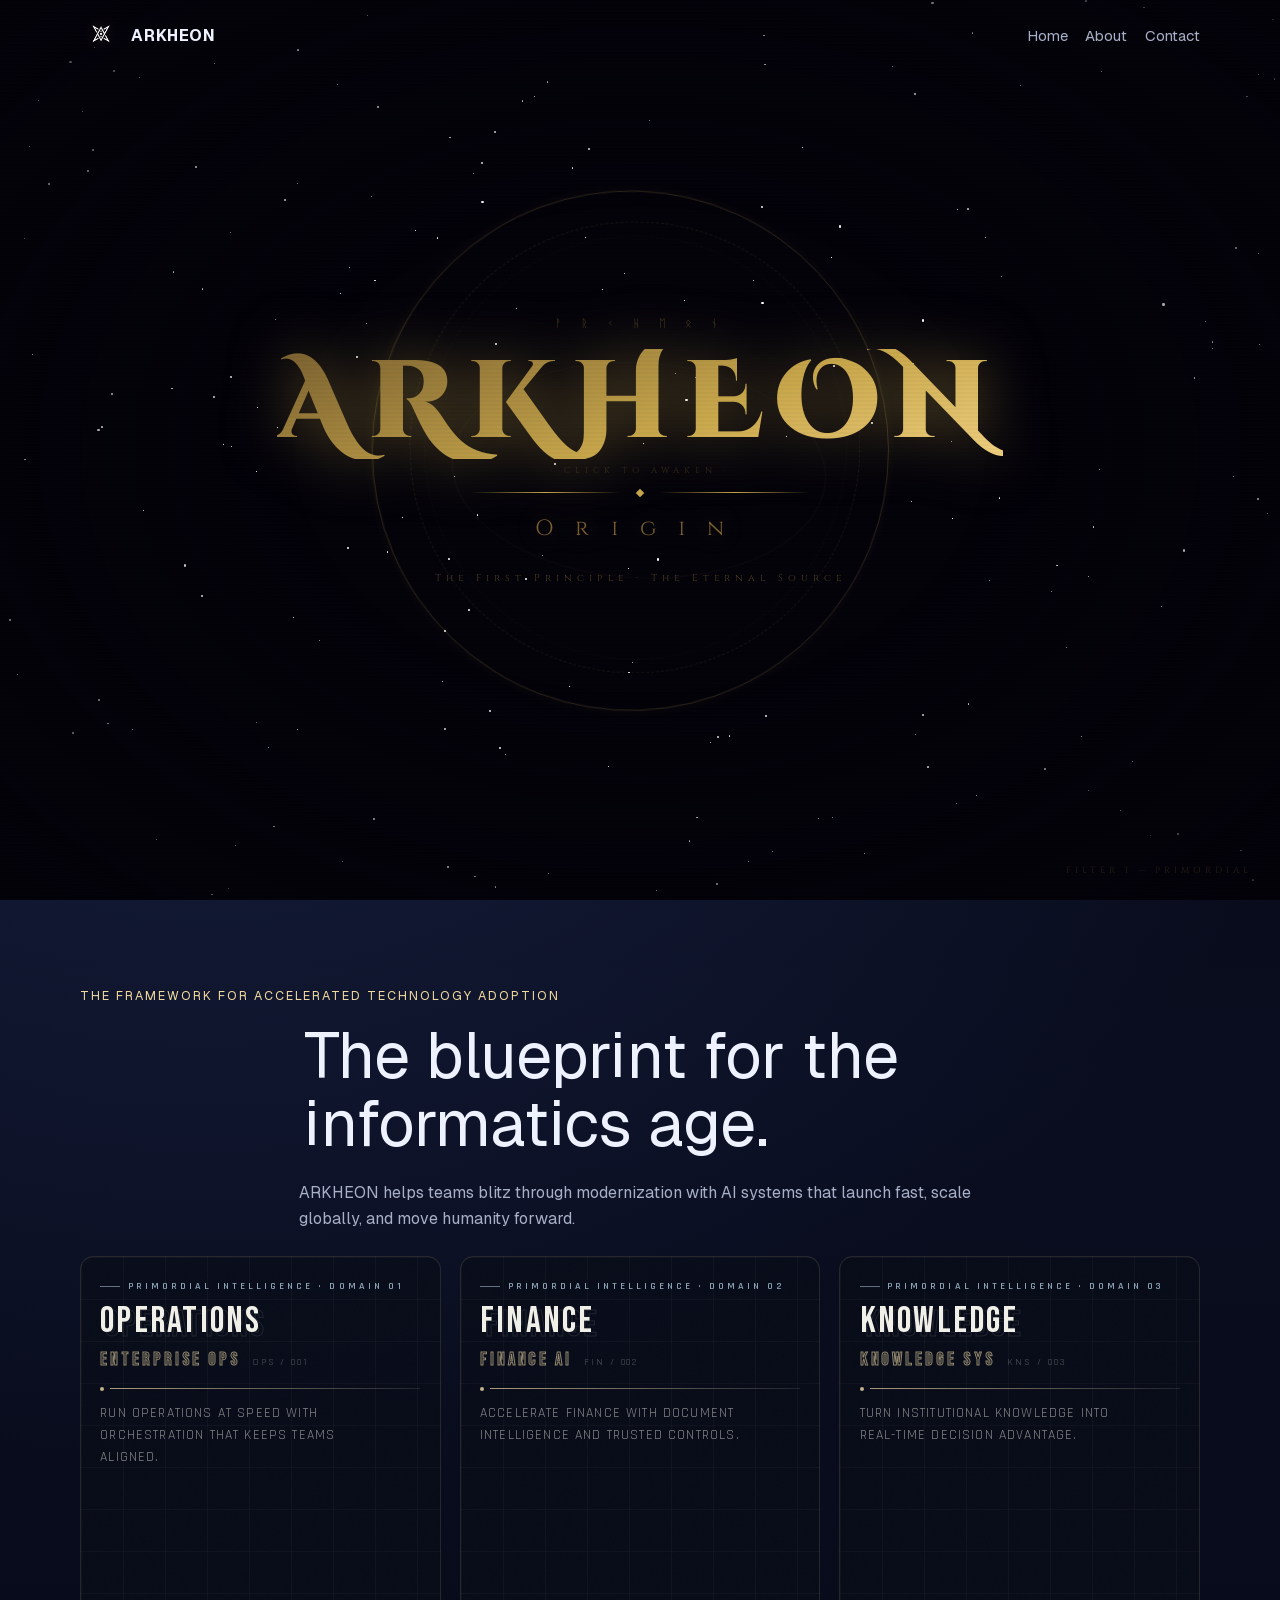
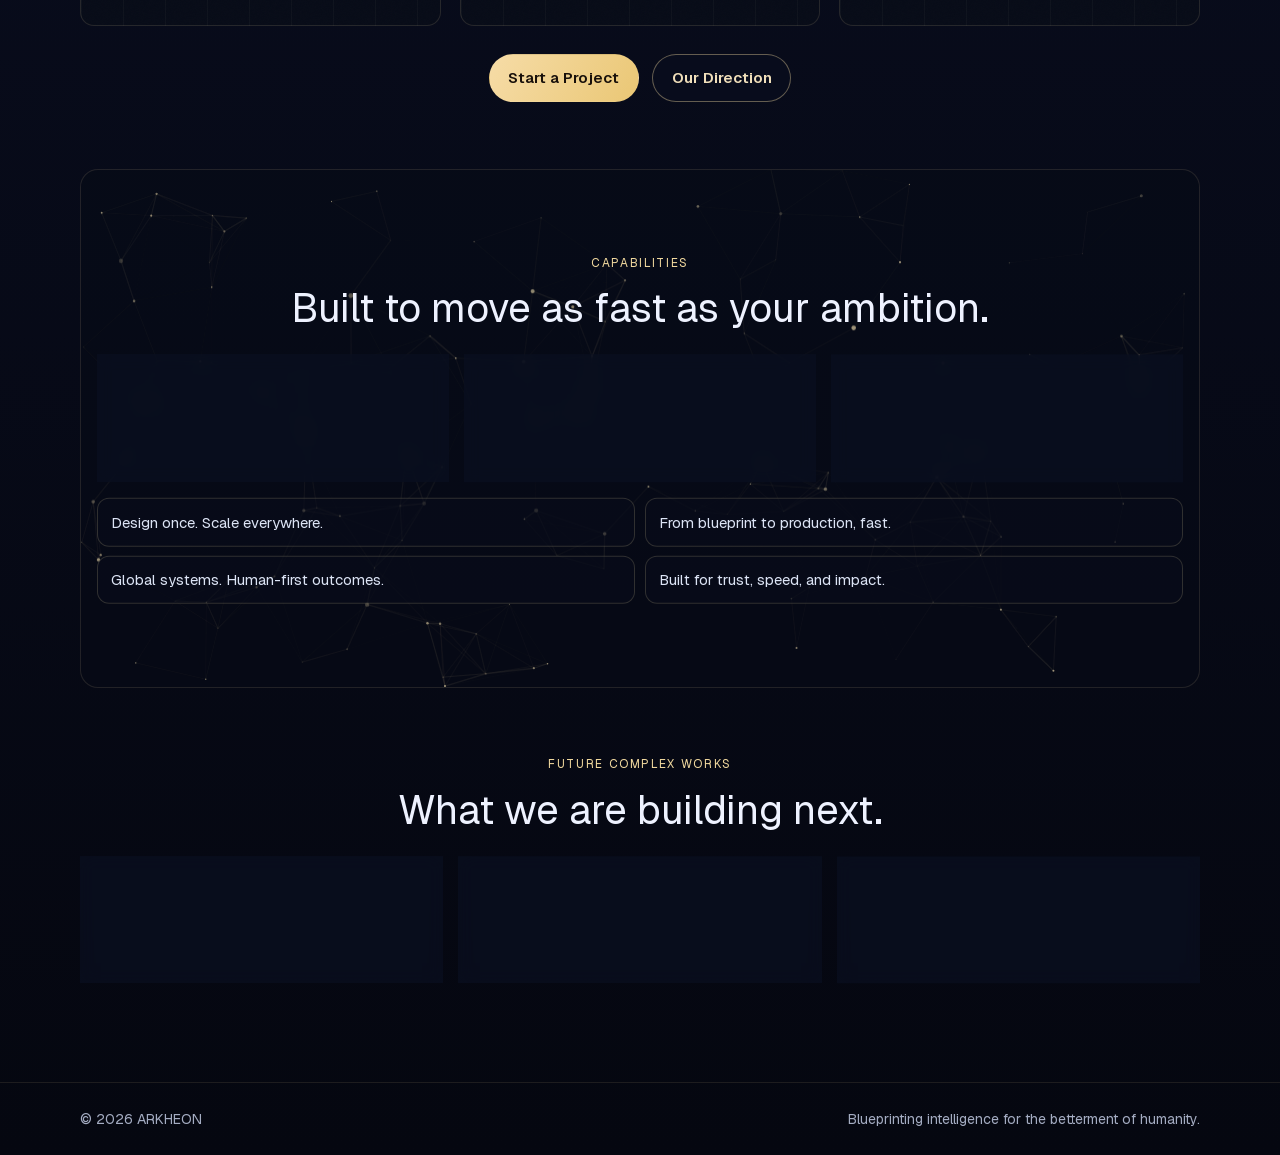
<file: index.html>
<!DOCTYPE html><!--ljatclZqDIGJ2HupNFllm--><html lang="en"><head><meta charSet="utf-8"/><meta name="viewport" content="width=device-width, initial-scale=1"/><link rel="preload" href="/_next/static/media/278cbb97e75e04e2-s.p.2ce9a157.woff2" as="font" crossorigin="" type="font/woff2"/><link rel="preload" href="/_next/static/media/797e433ab948586e-s.p.dbea232f.woff2" as="font" crossorigin="" type="font/woff2"/><link rel="preload" href="/_next/static/media/a10c617c9026098c-s.p.ca7c307b.woff2" as="font" crossorigin="" type="font/woff2"/><link rel="preload" href="/_next/static/media/caa3a2e1cccd8315-s.p.853070df.woff2" as="font" crossorigin="" type="font/woff2"/><link rel="preload" href="/_next/static/media/d23f31b94ad01e54-s.p.4b0b0c7e.woff2" as="font" crossorigin="" type="font/woff2"/><link rel="preload" href="/_next/static/media/fabcf92ba1ccea36-s.p.19f28380.woff2" as="font" crossorigin="" type="font/woff2"/><link rel="preload" as="image" href="/LOGO.png"/><link rel="stylesheet" href="/_next/static/chunks/a65bd62f51b95d58.css" data-precedence="next"/><link rel="stylesheet" href="/_next/static/chunks/f4b2ecd74415fdc1.css" data-precedence="next"/><link rel="preload" as="script" fetchPriority="low" href="/_next/static/chunks/8d0330cd0bd378f5.js"/><script src="/_next/static/chunks/806bdb8e4a6a9b95.js" async=""></script><script src="/_next/static/chunks/c9dd956cd07257d3.js" async=""></script><script src="/_next/static/chunks/2378da1e627371ff.js" async=""></script><script src="/_next/static/chunks/turbopack-26c5508fb2ad71c3.js" async=""></script><script src="/_next/static/chunks/0a77f14b2879a202.js" async=""></script><script src="/_next/static/chunks/ff1a16fafef87110.js" async=""></script><script src="/_next/static/chunks/d2be314c3ece3fbe.js" async=""></script><script src="/_next/static/chunks/4ac8bfd2a3fd8d43.js" async=""></script><script src="/_next/static/chunks/ca72bdd0780f5cd4.js" async=""></script><meta name="next-size-adjust" content=""/><title>ARKHEON</title><meta name="description" content="AI-driven enterprise solutions that transform information flow with speed, reliability, and practical intelligence."/><link rel="shortcut icon" href="/LOGO.png"/><link rel="icon" href="/favicon.ico?favicon.2389a494.ico" sizes="32x32" type="image/x-icon"/><link rel="icon" href="/LOGO.png" sizes="32x32" type="image/png"/><link rel="icon" href="/LOGO.png" sizes="192x192" type="image/png"/><link rel="icon" href="/LOGO.png" sizes="512x512" type="image/png"/><link rel="apple-touch-icon" href="/LOGO.png" sizes="180x180"/><script src="/_next/static/chunks/a6dad97d9634a72d.js" noModule=""></script></head><body class="geist_a71539c9-module__T19VSG__variable geist_mono_8d43a2aa-module__8Li5zG__variable antialiased"><div hidden=""><!--$--><!--/$--></div><div class="site-shell"><header class="header-wrap" style="--nav-progress:0.000"><div class="content-wrap header-inner"><a class="brand-mark" href="/"><img alt="ARKHEON logo" width="42" height="42" decoding="async" data-nimg="1" class="brand-logo" style="color:transparent" src="/LOGO.png"/><span>ARKHEON</span></a><nav class="main-nav" aria-label="Main navigation"><a href="/">Home</a><a href="/about">About</a><a href="/contact">Contact</a></nav></div></header><main><section class="origin-first-screen" aria-label="ARKHEON origin scene"><iframe src="/armillary-sphere-v4.html" title="ARKHEON ORIGIN" class="origin-frame"></iframe></section><section class="content-wrap section-block domain-section bebas_neue_61b6730f-module__O-aNFW__variable rajdhani_97d2b32a-module__KCVYkq__variable"><div style="opacity:0;transform:translateY(14px)"><p class="kicker">The framework for accelerated technology adoption</p><h1>The blueprint for the informatics age.</h1><p class="lead">ARKHEON helps teams blitz through modernization with AI systems that launch fast, scale globally, and move humanity forward.</p></div><div class="domain-grid"><div style="opacity:0;transform:translateY(14px)"><article class="domain-card"><div class="domain-scan"></div><div class="domain-corner domain-corner-tl"></div><div class="domain-corner domain-corner-tr"></div><div class="domain-corner domain-corner-bl"></div><div class="domain-corner domain-corner-br"></div><div class="domain-tag">Primordial Intelligence · Domain 01</div><div class="domain-title-wrap"><span class="domain-title-ghost">OPERATIONS</span><span class="domain-title-main">OPERATIONS</span><span class="domain-title-color">OPERATIONS</span></div><div class="domain-row-two"><span class="domain-title-origin">ENTERPRISE OPS</span><span class="domain-origin-number">OPS / 001</span></div><div class="domain-rule"><div class="domain-rule-dot"></div><div class="domain-rule-line"></div></div><p class="domain-tagline">Run operations at speed with orchestration that keeps teams aligned.</p></article></div><div style="opacity:0;transform:translateY(14px)"><article class="domain-card"><div class="domain-scan"></div><div class="domain-corner domain-corner-tl"></div><div class="domain-corner domain-corner-tr"></div><div class="domain-corner domain-corner-bl"></div><div class="domain-corner domain-corner-br"></div><div class="domain-tag">Primordial Intelligence · Domain 02</div><div class="domain-title-wrap"><span class="domain-title-ghost">FINANCE</span><span class="domain-title-main">FINANCE</span><span class="domain-title-color">FINANCE</span></div><div class="domain-row-two"><span class="domain-title-origin">FINANCE AI</span><span class="domain-origin-number">FIN / 002</span></div><div class="domain-rule"><div class="domain-rule-dot"></div><div class="domain-rule-line"></div></div><p class="domain-tagline">Accelerate finance with document intelligence and trusted controls.</p></article></div><div style="opacity:0;transform:translateY(14px)"><article class="domain-card"><div class="domain-scan"></div><div class="domain-corner domain-corner-tl"></div><div class="domain-corner domain-corner-tr"></div><div class="domain-corner domain-corner-bl"></div><div class="domain-corner domain-corner-br"></div><div class="domain-tag">Primordial Intelligence · Domain 03</div><div class="domain-title-wrap"><span class="domain-title-ghost">KNOWLEDGE</span><span class="domain-title-main">KNOWLEDGE</span><span class="domain-title-color">KNOWLEDGE</span></div><div class="domain-row-two"><span class="domain-title-origin">KNOWLEDGE SYS</span><span class="domain-origin-number">KNS / 003</span></div><div class="domain-rule"><div class="domain-rule-dot"></div><div class="domain-rule-line"></div></div><p class="domain-tagline">Turn institutional knowledge into real-time decision advantage.</p></article></div></div><div style="opacity:0;transform:translateY(14px)"><div class="cta-row"><a class="btn btn-primary" href="/contact">Start a Project</a><a class="btn btn-secondary" href="/about">Our Direction</a></div></div></section><section class="content-wrap section-block capability-particle-section"><canvas class="hero-canvas" aria-hidden="true"></canvas><div class="capability-content"><div style="opacity:0;transform:translateY(14px)"><p class="section-tag">Capabilities</p><h2 class="section-title">Built to move as fast as your ambition.</h2></div><div class="cap-grid"><div style="opacity:0;transform:translateY(14px)"><article class="glass-card"><h3>AI Document Intelligence</h3><p>Capture critical data from complex documents with precision at scale.</p></article></div><div style="opacity:0;transform:translateY(14px)"><article class="glass-card"><h3>Decision Automation</h3><p>Automate repeat decisions so people stay focused on strategy.</p></article></div><div style="opacity:0;transform:translateY(14px)"><article class="glass-card"><h3>Integration Architecture</h3><p>Connect core systems through resilient integration built for growth.</p></article></div></div><div style="opacity:0;transform:translateY(14px)"><ul class="capability-items"><li>Design once. Scale everywhere.</li><li>From blueprint to production, fast.</li><li>Global systems. Human-first outcomes.</li><li>Built for trust, speed, and impact.</li></ul></div></div></section><section class="content-wrap section-block"><div style="opacity:0;transform:translateY(14px)"><p class="section-tag">Future Complex Works</p><h2 class="section-title">What we are building next.</h2></div><div class="future-grid"><div style="opacity:0;transform:translateY(14px)"><article class="glass-card"><h3>Multi-Agent Enterprise Operations</h3><p>Multi-agent workflows that coordinate enterprise execution end to end.</p></article></div><div style="opacity:0;transform:translateY(14px)"><article class="glass-card"><h3>Knowledge Infrastructure</h3><p>Unified knowledge architecture for faster, trusted decisions.</p></article></div><div style="opacity:0;transform:translateY(14px)"><article class="glass-card"><h3>Industrial-Scale Automation</h3><p>Event-driven automation for mission-critical operations at global scale.</p></article></div></div></section><!--$--><!--/$--></main><footer class="footer-wrap"><div class="content-wrap footer-inner"><p>© <!-- -->2026<!-- --> ARKHEON</p><p>Blueprinting intelligence for the betterment of humanity.</p></div></footer></div><script src="/_next/static/chunks/8d0330cd0bd378f5.js" id="_R_" async=""></script><script>(self.__next_f=self.__next_f||[]).push([0])</script><script>self.__next_f.push([1,"1:\"$Sreact.fragment\"\n2:I[48303,[\"/_next/static/chunks/0a77f14b2879a202.js\"],\"SiteHeader\"]\n3:I[39756,[\"/_next/static/chunks/ff1a16fafef87110.js\",\"/_next/static/chunks/d2be314c3ece3fbe.js\"],\"default\"]\n4:I[37457,[\"/_next/static/chunks/ff1a16fafef87110.js\",\"/_next/static/chunks/d2be314c3ece3fbe.js\"],\"default\"]\n5:I[49675,[\"/_next/static/chunks/0a77f14b2879a202.js\",\"/_next/static/chunks/4ac8bfd2a3fd8d43.js\",\"/_next/static/chunks/ca72bdd0780f5cd4.js\"],\"Reveal\"]\n18:I[46900,[],\"default\"]\n:HL[\"/_next/static/chunks/a65bd62f51b95d58.css\",\"style\"]\n:HL[\"/_next/static/media/278cbb97e75e04e2-s.p.2ce9a157.woff2\",\"font\",{\"crossOrigin\":\"\",\"type\":\"font/woff2\"}]\n:HL[\"/_next/static/media/797e433ab948586e-s.p.dbea232f.woff2\",\"font\",{\"crossOrigin\":\"\",\"type\":\"font/woff2\"}]\n:HL[\"/_next/static/media/a10c617c9026098c-s.p.ca7c307b.woff2\",\"font\",{\"crossOrigin\":\"\",\"type\":\"font/woff2\"}]\n:HL[\"/_next/static/media/caa3a2e1cccd8315-s.p.853070df.woff2\",\"font\",{\"crossOrigin\":\"\",\"type\":\"font/woff2\"}]\n:HL[\"/_next/static/media/d23f31b94ad01e54-s.p.4b0b0c7e.woff2\",\"font\",{\"crossOrigin\":\"\",\"type\":\"font/woff2\"}]\n:HL[\"/_next/static/media/fabcf92ba1ccea36-s.p.19f28380.woff2\",\"font\",{\"crossOrigin\":\"\",\"type\":\"font/woff2\"}]\n:HL[\"/_next/static/chunks/f4b2ecd74415fdc1.css\",\"style\"]\n"])</script><script>self.__next_f.push([1,"0:{\"P\":null,\"b\":\"ljatclZqDIGJ2HupNFllm\",\"c\":[\"\",\"\"],\"q\":\"\",\"i\":false,\"f\":[[[\"\",{\"children\":[\"__PAGE__\",{}]},\"$undefined\",\"$undefined\",true],[[\"$\",\"$1\",\"c\",{\"children\":[[[\"$\",\"link\",\"0\",{\"rel\":\"stylesheet\",\"href\":\"/_next/static/chunks/a65bd62f51b95d58.css\",\"precedence\":\"next\",\"crossOrigin\":\"$undefined\",\"nonce\":\"$undefined\"}],[\"$\",\"script\",\"script-0\",{\"src\":\"/_next/static/chunks/0a77f14b2879a202.js\",\"async\":true,\"nonce\":\"$undefined\"}]],[\"$\",\"html\",null,{\"lang\":\"en\",\"children\":[\"$\",\"body\",null,{\"className\":\"geist_a71539c9-module__T19VSG__variable geist_mono_8d43a2aa-module__8Li5zG__variable antialiased\",\"children\":[\"$\",\"div\",null,{\"className\":\"site-shell\",\"children\":[[\"$\",\"$L2\",null,{}],[\"$\",\"main\",null,{\"children\":[\"$\",\"$L3\",null,{\"parallelRouterKey\":\"children\",\"error\":\"$undefined\",\"errorStyles\":\"$undefined\",\"errorScripts\":\"$undefined\",\"template\":[\"$\",\"$L4\",null,{}],\"templateStyles\":\"$undefined\",\"templateScripts\":\"$undefined\",\"notFound\":[[[\"$\",\"title\",null,{\"children\":\"404: This page could not be found.\"}],[\"$\",\"div\",null,{\"style\":{\"fontFamily\":\"system-ui,\\\"Segoe UI\\\",Roboto,Helvetica,Arial,sans-serif,\\\"Apple Color Emoji\\\",\\\"Segoe UI Emoji\\\"\",\"height\":\"100vh\",\"textAlign\":\"center\",\"display\":\"flex\",\"flexDirection\":\"column\",\"alignItems\":\"center\",\"justifyContent\":\"center\"},\"children\":[\"$\",\"div\",null,{\"children\":[[\"$\",\"style\",null,{\"dangerouslySetInnerHTML\":{\"__html\":\"body{color:#000;background:#fff;margin:0}.next-error-h1{border-right:1px solid rgba(0,0,0,.3)}@media (prefers-color-scheme:dark){body{color:#fff;background:#000}.next-error-h1{border-right:1px solid rgba(255,255,255,.3)}}\"}}],[\"$\",\"h1\",null,{\"className\":\"next-error-h1\",\"style\":{\"display\":\"inline-block\",\"margin\":\"0 20px 0 0\",\"padding\":\"0 23px 0 0\",\"fontSize\":24,\"fontWeight\":500,\"verticalAlign\":\"top\",\"lineHeight\":\"49px\"},\"children\":404}],[\"$\",\"div\",null,{\"style\":{\"display\":\"inline-block\"},\"children\":[\"$\",\"h2\",null,{\"style\":{\"fontSize\":14,\"fontWeight\":400,\"lineHeight\":\"49px\",\"margin\":0},\"children\":\"This page could not be found.\"}]}]]}]}]],[]],\"forbidden\":\"$undefined\",\"unauthorized\":\"$undefined\"}]}],[\"$\",\"footer\",null,{\"className\":\"footer-wrap\",\"children\":[\"$\",\"div\",null,{\"className\":\"content-wrap footer-inner\",\"children\":[[\"$\",\"p\",null,{\"children\":[\"© \",2026,\" ARKHEON\"]}],[\"$\",\"p\",null,{\"children\":\"Blueprinting intelligence for the betterment of humanity.\"}]]}]}]]}]}]}]]}],{\"children\":[[\"$\",\"$1\",\"c\",{\"children\":[[[\"$\",\"section\",null,{\"className\":\"origin-first-screen\",\"aria-label\":\"ARKHEON origin scene\",\"children\":[\"$\",\"iframe\",null,{\"src\":\"/armillary-sphere-v4.html\",\"title\":\"ARKHEON ORIGIN\",\"className\":\"origin-frame\"}]}],[\"$\",\"section\",null,{\"className\":\"content-wrap section-block domain-section bebas_neue_61b6730f-module__O-aNFW__variable rajdhani_97d2b32a-module__KCVYkq__variable\",\"children\":[[\"$\",\"$L5\",null,{\"children\":[[\"$\",\"p\",null,{\"className\":\"kicker\",\"children\":\"The framework for accelerated technology adoption\"}],[\"$\",\"h1\",null,{\"children\":\"The blueprint for the informatics age.\"}],[\"$\",\"p\",null,{\"className\":\"lead\",\"children\":\"ARKHEON helps teams blitz through modernization with AI systems that launch fast, scale globally, and move humanity forward.\"}]]}],[\"$\",\"div\",null,{\"className\":\"domain-grid\",\"children\":[[\"$\",\"$L5\",null,{\"delay\":0.1,\"children\":[\"$\",\"article\",null,{\"className\":\"domain-card\",\"children\":[[\"$\",\"div\",null,{\"className\":\"domain-scan\"}],[\"$\",\"div\",null,{\"className\":\"domain-corner domain-corner-tl\"}],[\"$\",\"div\",null,{\"className\":\"domain-corner domain-corner-tr\"}],[\"$\",\"div\",null,{\"className\":\"domain-corner domain-corner-bl\"}],[\"$\",\"div\",null,{\"className\":\"domain-corner domain-corner-br\"}],[\"$\",\"div\",null,{\"className\":\"domain-tag\",\"children\":\"Primordial Intelligence · Domain 01\"}],[\"$\",\"div\",null,{\"className\":\"domain-title-wrap\",\"children\":[[\"$\",\"span\",null,{\"className\":\"domain-title-ghost\",\"children\":\"OPERATIONS\"}],[\"$\",\"span\",null,{\"className\":\"domain-title-main\",\"children\":\"OPERATIONS\"}],[\"$\",\"span\",null,{\"className\":\"domain-title-color\",\"children\":\"OPERATIONS\"}]]}],[\"$\",\"div\",null,{\"className\":\"domain-row-two\",\"children\":[[\"$\",\"span\",null,{\"className\":\"domain-title-origin\",\"children\":\"ENTERPRISE OPS\"}],[\"$\",\"span\",null,{\"className\":\"domain-origin-number\",\"children\":\"OPS / 001\"}]]}],[\"$\",\"div\",null,{\"className\":\"domain-rule\",\"children\":[[\"$\",\"div\",null,{\"className\":\"domain-rule-dot\"}],[\"$\",\"div\",null,{\"className\":\"domain-rule-line\"}]]}],[\"$\",\"p\",null,{\"className\":\"domain-tagline\",\"children\":\"Run operations at speed with orchestration that keeps teams aligned.\"}]]}]}],[\"$\",\"$L5\",null,{\"delay\":0.15,\"children\":[\"$\",\"article\",null,{\"className\":\"domain-card\",\"children\":[[\"$\",\"div\",null,{\"className\":\"domain-scan\"}],\"$L6\",\"$L7\",\"$L8\",\"$L9\",\"$La\",\"$Lb\",\"$Lc\",\"$Ld\",\"$Le\"]}]}],\"$Lf\"]}],\"$L10\"]}],\"$L11\",\"$L12\"],[\"$L13\",\"$L14\",\"$L15\"],\"$L16\"]}],{},null,false,false]},null,false,false],\"$L17\",false]],\"m\":\"$undefined\",\"G\":[\"$18\",[]],\"S\":true}\n"])</script><script>self.__next_f.push([1,"19:I[22016,[\"/_next/static/chunks/0a77f14b2879a202.js\",\"/_next/static/chunks/4ac8bfd2a3fd8d43.js\",\"/_next/static/chunks/ca72bdd0780f5cd4.js\"],\"\"]\n1a:I[68351,[\"/_next/static/chunks/0a77f14b2879a202.js\",\"/_next/static/chunks/4ac8bfd2a3fd8d43.js\",\"/_next/static/chunks/ca72bdd0780f5cd4.js\"],\"FractalLightCanvas\"]\n1b:I[97367,[\"/_next/static/chunks/ff1a16fafef87110.js\",\"/_next/static/chunks/d2be314c3ece3fbe.js\"],\"OutletBoundary\"]\n1c:\"$Sreact.suspense\"\n1e:I[97367,[\"/_next/static/chunks/ff1a16fafef87110.js\",\"/_next/static/chunks/d2be314c3ece3fbe.js\"],\"ViewportBoundary\"]\n20:I[97367,[\"/_next/static/chunks/ff1a16fafef87110.js\",\"/_next/static/chunks/d2be314c3ece3fbe.js\"],\"MetadataBoundary\"]\n6:[\"$\",\"div\",null,{\"className\":\"domain-corner domain-corner-tl\"}]\n7:[\"$\",\"div\",null,{\"className\":\"domain-corner domain-corner-tr\"}]\n8:[\"$\",\"div\",null,{\"className\":\"domain-corner domain-corner-bl\"}]\n9:[\"$\",\"div\",null,{\"className\":\"domain-corner domain-corner-br\"}]\na:[\"$\",\"div\",null,{\"className\":\"domain-tag\",\"children\":\"Primordial Intelligence · Domain 02\"}]\nb:[\"$\",\"div\",null,{\"className\":\"domain-title-wrap\",\"children\":[[\"$\",\"span\",null,{\"className\":\"domain-title-ghost\",\"children\":\"FINANCE\"}],[\"$\",\"span\",null,{\"className\":\"domain-title-main\",\"children\":\"FINANCE\"}],[\"$\",\"span\",null,{\"className\":\"domain-title-color\",\"children\":\"FINANCE\"}]]}]\nc:[\"$\",\"div\",null,{\"className\":\"domain-row-two\",\"children\":[[\"$\",\"span\",null,{\"className\":\"domain-title-origin\",\"children\":\"FINANCE AI\"}],[\"$\",\"span\",null,{\"className\":\"domain-origin-number\",\"children\":\"FIN / 002\"}]]}]\nd:[\"$\",\"div\",null,{\"className\":\"domain-rule\",\"children\":[[\"$\",\"div\",null,{\"className\":\"domain-rule-dot\"}],[\"$\",\"div\",null,{\"className\":\"domain-rule-line\"}]]}]\ne:[\"$\",\"p\",null,{\"className\":\"domain-tagline\",\"children\":\"Accelerate finance with document intelligence and trusted controls.\"}]\nf:[\"$\",\"$L5\",null,{\"delay\":0.2,\"children\":[\"$\",\"article\",null,{\"className\":\"domain-card\",\"children\":[[\"$\",\"div\",null,{\"className\":\"domain-scan\"}],[\"$\",\"div\",null,{\"className\":\"domain-corner domain-corner-tl\"}],[\"$\",\"div\",null,{\"className\":\"domain-corner domain-corner-tr\"}],[\"$\",\"div\",null,{\"className\":\"domain-corner domain-corner-bl\"}],[\"$\",\"div\",null,{\"className\":\"domain-corner domain-corner-br\"}],[\"$\",\"div\",null,{\"className\":\"domain-tag\",\"children\":\"Primordial Intelligence · Domain 03\"}],[\"$\",\"div\",null,{\"className\":\"domain-title-wrap\",\"children\":[[\"$\",\"span\",null,{\"className\":\"domain-title-ghost\",\"children\":\"KNOWLEDGE\"}],[\"$\",\"span\",null,{\"className\":\"domain-title-main\",\"children\":\"KNOWLEDGE\"}],[\"$\",\"span\",null,{\"className\":\"domain-title-color\",\"children\":\"KNOWLEDGE\"}]]}],[\"$\",\"div\",null,{\"className\":\"domain-row-two\",\"children\":[[\"$\",\"span\",null,{\"className\":\"domain-title-origin\",\"children\":\"KNOWLEDGE SYS\"}],[\"$\",\"span\",null,{\"className\":\"domain-origin-number\",\"children\":\"KNS / 003\"}]]}],[\"$\",\"div\",null,{\"className\":\"domain-rule\",\"children\":[[\"$\",\"div\",null,{\"className\":\"domain-rule-dot\"}],[\"$\",\"div\",null,{\"className\":\"domain-rule-line\"}]]}],[\"$\",\"p\",null,{\"className\":\"domain-tagline\",\"children\":\"Turn institutional knowledge into real-time decision advantage.\"}]]}]}]\n10:[\"$\",\"$L5\",null,{\"delay\":0.24,\"children\":[\"$\",\"div\",null,{\"className\":\"cta-row\",\"children\":[[\"$\",\"$L19\",null,{\"className\":\"btn btn-primary\",\"href\":\"/contact\",\"children\":\"Start a Project\"}],[\"$\",\"$L19\",null,{\"className\":\"btn btn-secondary\",\"href\":\"/about\",\"children\":\"Our Direction\"}]]}]}]\n"])</script><script>self.__next_f.push([1,"11:[\"$\",\"section\",null,{\"className\":\"content-wrap section-block capability-particle-section\",\"children\":[[\"$\",\"$L1a\",null,{\"mode\":\"particles\"}],[\"$\",\"div\",null,{\"className\":\"capability-content\",\"children\":[[\"$\",\"$L5\",null,{\"children\":[[\"$\",\"p\",null,{\"className\":\"section-tag\",\"children\":\"Capabilities\"}],[\"$\",\"h2\",null,{\"className\":\"section-title\",\"children\":\"Built to move as fast as your ambition.\"}]]}],[\"$\",\"div\",null,{\"className\":\"cap-grid\",\"children\":[[\"$\",\"$L5\",null,{\"delay\":0.1,\"children\":[\"$\",\"article\",null,{\"className\":\"glass-card\",\"children\":[[\"$\",\"h3\",null,{\"children\":\"AI Document Intelligence\"}],[\"$\",\"p\",null,{\"children\":\"Capture critical data from complex documents with precision at scale.\"}]]}]}],[\"$\",\"$L5\",null,{\"delay\":0.15,\"children\":[\"$\",\"article\",null,{\"className\":\"glass-card\",\"children\":[[\"$\",\"h3\",null,{\"children\":\"Decision Automation\"}],[\"$\",\"p\",null,{\"children\":\"Automate repeat decisions so people stay focused on strategy.\"}]]}]}],[\"$\",\"$L5\",null,{\"delay\":0.2,\"children\":[\"$\",\"article\",null,{\"className\":\"glass-card\",\"children\":[[\"$\",\"h3\",null,{\"children\":\"Integration Architecture\"}],[\"$\",\"p\",null,{\"children\":\"Connect core systems through resilient integration built for growth.\"}]]}]}]]}],[\"$\",\"$L5\",null,{\"delay\":0.24,\"children\":[\"$\",\"ul\",null,{\"className\":\"capability-items\",\"children\":[[\"$\",\"li\",null,{\"children\":\"Design once. Scale everywhere.\"}],[\"$\",\"li\",null,{\"children\":\"From blueprint to production, fast.\"}],[\"$\",\"li\",null,{\"children\":\"Global systems. Human-first outcomes.\"}],[\"$\",\"li\",null,{\"children\":\"Built for trust, speed, and impact.\"}]]}]}]]}]]}]\n"])</script><script>self.__next_f.push([1,"12:[\"$\",\"section\",null,{\"className\":\"content-wrap section-block\",\"children\":[[\"$\",\"$L5\",null,{\"children\":[[\"$\",\"p\",null,{\"className\":\"section-tag\",\"children\":\"Future Complex Works\"}],[\"$\",\"h2\",null,{\"className\":\"section-title\",\"children\":\"What we are building next.\"}]]}],[\"$\",\"div\",null,{\"className\":\"future-grid\",\"children\":[[\"$\",\"$L5\",null,{\"delay\":0.1,\"children\":[\"$\",\"article\",null,{\"className\":\"glass-card\",\"children\":[[\"$\",\"h3\",null,{\"children\":\"Multi-Agent Enterprise Operations\"}],[\"$\",\"p\",null,{\"children\":\"Multi-agent workflows that coordinate enterprise execution end to end.\"}]]}]}],[\"$\",\"$L5\",null,{\"delay\":0.16,\"children\":[\"$\",\"article\",null,{\"className\":\"glass-card\",\"children\":[[\"$\",\"h3\",null,{\"children\":\"Knowledge Infrastructure\"}],[\"$\",\"p\",null,{\"children\":\"Unified knowledge architecture for faster, trusted decisions.\"}]]}]}],[\"$\",\"$L5\",null,{\"delay\":0.22,\"children\":[\"$\",\"article\",null,{\"className\":\"glass-card\",\"children\":[[\"$\",\"h3\",null,{\"children\":\"Industrial-Scale Automation\"}],[\"$\",\"p\",null,{\"children\":\"Event-driven automation for mission-critical operations at global scale.\"}]]}]}]]}]]}]\n13:[\"$\",\"link\",\"0\",{\"rel\":\"stylesheet\",\"href\":\"/_next/static/chunks/f4b2ecd74415fdc1.css\",\"precedence\":\"next\",\"crossOrigin\":\"$undefined\",\"nonce\":\"$undefined\"}]\n14:[\"$\",\"script\",\"script-0\",{\"src\":\"/_next/static/chunks/4ac8bfd2a3fd8d43.js\",\"async\":true,\"nonce\":\"$undefined\"}]\n15:[\"$\",\"script\",\"script-1\",{\"src\":\"/_next/static/chunks/ca72bdd0780f5cd4.js\",\"async\":true,\"nonce\":\"$undefined\"}]\n16:[\"$\",\"$L1b\",null,{\"children\":[\"$\",\"$1c\",null,{\"name\":\"Next.MetadataOutlet\",\"children\":\"$@1d\"}]}]\n17:[\"$\",\"$1\",\"h\",{\"children\":[null,[\"$\",\"$L1e\",null,{\"children\":\"$L1f\"}],[\"$\",\"div\",null,{\"hidden\":true,\"children\":[\"$\",\"$L20\",null,{\"children\":[\"$\",\"$1c\",null,{\"name\":\"Next.Metadata\",\"children\":\"$L21\"}]}]}],[\"$\",\"meta\",null,{\"name\":\"next-size-adjust\",\"content\":\"\"}]]}]\n"])</script><script>self.__next_f.push([1,"1f:[[\"$\",\"meta\",\"0\",{\"charSet\":\"utf-8\"}],[\"$\",\"meta\",\"1\",{\"name\":\"viewport\",\"content\":\"width=device-width, initial-scale=1\"}]]\n"])</script><script>self.__next_f.push([1,"22:I[27201,[\"/_next/static/chunks/ff1a16fafef87110.js\",\"/_next/static/chunks/d2be314c3ece3fbe.js\"],\"IconMark\"]\n1d:null\n21:[[\"$\",\"title\",\"0\",{\"children\":\"ARKHEON\"}],[\"$\",\"meta\",\"1\",{\"name\":\"description\",\"content\":\"AI-driven enterprise solutions that transform information flow with speed, reliability, and practical intelligence.\"}],[\"$\",\"link\",\"2\",{\"rel\":\"shortcut icon\",\"href\":\"/LOGO.png\"}],[\"$\",\"link\",\"3\",{\"rel\":\"icon\",\"href\":\"/favicon.ico?favicon.2389a494.ico\",\"sizes\":\"32x32\",\"type\":\"image/x-icon\"}],[\"$\",\"link\",\"4\",{\"rel\":\"icon\",\"href\":\"/LOGO.png\",\"sizes\":\"32x32\",\"type\":\"image/png\"}],[\"$\",\"link\",\"5\",{\"rel\":\"icon\",\"href\":\"/LOGO.png\",\"sizes\":\"192x192\",\"type\":\"image/png\"}],[\"$\",\"link\",\"6\",{\"rel\":\"icon\",\"href\":\"/LOGO.png\",\"sizes\":\"512x512\",\"type\":\"image/png\"}],[\"$\",\"link\",\"7\",{\"rel\":\"apple-touch-icon\",\"href\":\"/LOGO.png\",\"sizes\":\"180x180\"}],[\"$\",\"$L22\",\"8\",{}]]\n"])</script></body></html>
</file>
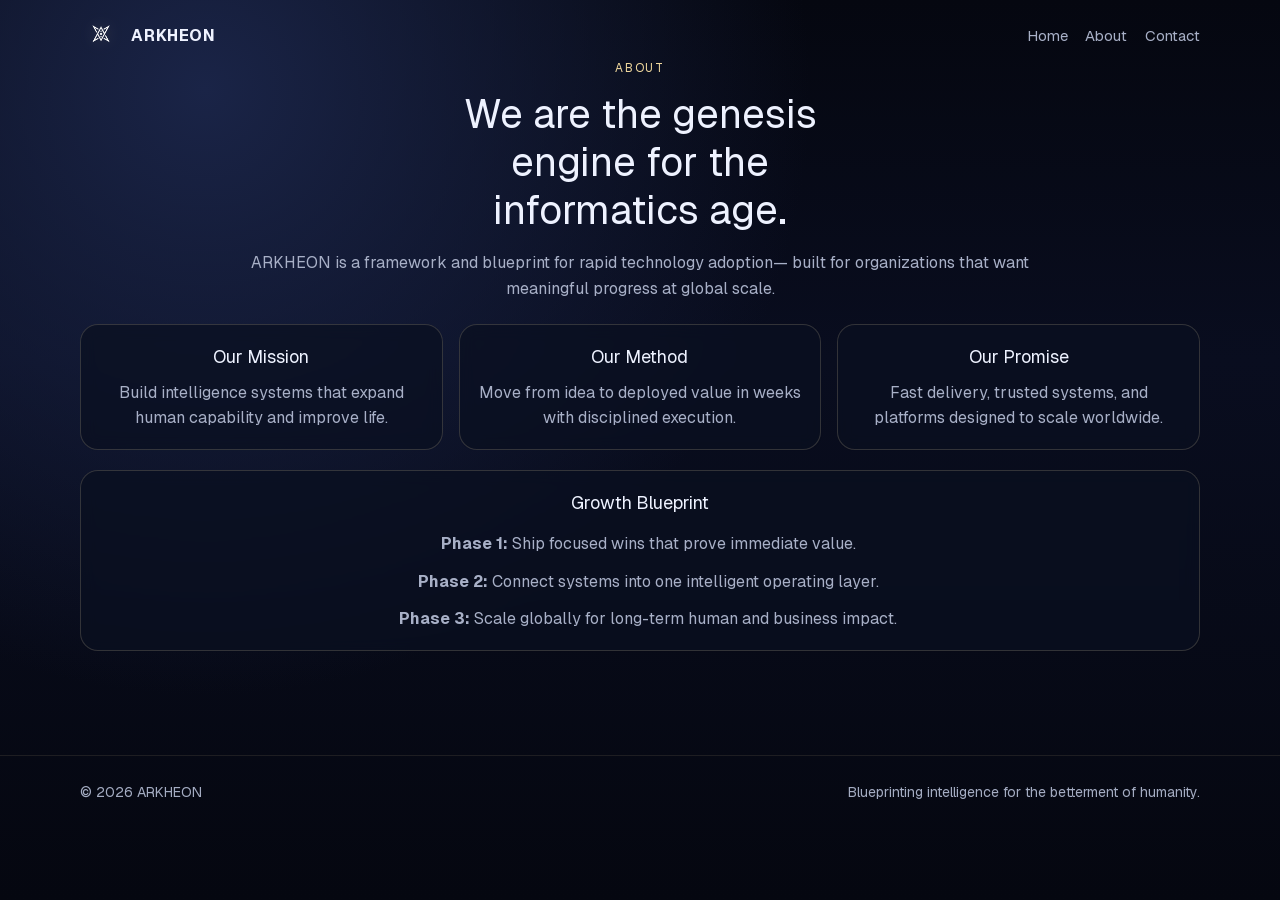
<file: about.html>
<!DOCTYPE html><!--ljatclZqDIGJ2HupNFllm--><html lang="en"><head><meta charSet="utf-8"/><meta name="viewport" content="width=device-width, initial-scale=1"/><link rel="preload" href="/_next/static/media/797e433ab948586e-s.p.dbea232f.woff2" as="font" crossorigin="" type="font/woff2"/><link rel="preload" href="/_next/static/media/caa3a2e1cccd8315-s.p.853070df.woff2" as="font" crossorigin="" type="font/woff2"/><link rel="preload" as="image" href="/LOGO.png"/><link rel="stylesheet" href="/_next/static/chunks/a65bd62f51b95d58.css" data-precedence="next"/><link rel="preload" as="script" fetchPriority="low" href="/_next/static/chunks/8d0330cd0bd378f5.js"/><script src="/_next/static/chunks/806bdb8e4a6a9b95.js" async=""></script><script src="/_next/static/chunks/c9dd956cd07257d3.js" async=""></script><script src="/_next/static/chunks/2378da1e627371ff.js" async=""></script><script src="/_next/static/chunks/turbopack-26c5508fb2ad71c3.js" async=""></script><script src="/_next/static/chunks/0a77f14b2879a202.js" async=""></script><script src="/_next/static/chunks/ff1a16fafef87110.js" async=""></script><script src="/_next/static/chunks/d2be314c3ece3fbe.js" async=""></script><script src="/_next/static/chunks/ca72bdd0780f5cd4.js" async=""></script><meta name="next-size-adjust" content=""/><title>ARKHEON</title><meta name="description" content="AI-driven enterprise solutions that transform information flow with speed, reliability, and practical intelligence."/><link rel="shortcut icon" href="/LOGO.png"/><link rel="icon" href="/favicon.ico?favicon.2389a494.ico" sizes="32x32" type="image/x-icon"/><link rel="icon" href="/LOGO.png" sizes="32x32" type="image/png"/><link rel="icon" href="/LOGO.png" sizes="192x192" type="image/png"/><link rel="icon" href="/LOGO.png" sizes="512x512" type="image/png"/><link rel="apple-touch-icon" href="/LOGO.png" sizes="180x180"/><script src="/_next/static/chunks/a6dad97d9634a72d.js" noModule=""></script></head><body class="geist_a71539c9-module__T19VSG__variable geist_mono_8d43a2aa-module__8Li5zG__variable antialiased"><div hidden=""><!--$--><!--/$--></div><div class="site-shell"><header class="header-wrap" style="--nav-progress:0.000"><div class="content-wrap header-inner"><a class="brand-mark" href="/"><img alt="ARKHEON logo" width="42" height="42" decoding="async" data-nimg="1" class="brand-logo" style="color:transparent" src="/LOGO.png"/><span>ARKHEON</span></a><nav class="main-nav" aria-label="Main navigation"><a href="/">Home</a><a href="/about">About</a><a href="/contact">Contact</a></nav></div></header><main><section class="content-wrap page-pad"><div style="opacity:0;transform:translateY(14px)"><p class="section-tag">About</p><h1 class="page-title">We are the genesis engine for the informatics age.</h1><p class="section-copy">ARKHEON is a framework and blueprint for rapid technology adoption— built for organizations that want meaningful progress at global scale.</p></div><div class="about-grid"><div style="opacity:0;transform:translateY(14px)"><article class="glass-card"><h2>Our Mission</h2><p>Build intelligence systems that expand human capability and improve life.</p></article></div><div style="opacity:0;transform:translateY(14px)"><article class="glass-card"><h2>Our Method</h2><p>Move from idea to deployed value in weeks with disciplined execution.</p></article></div><div style="opacity:0;transform:translateY(14px)"><article class="glass-card"><h2>Our Promise</h2><p>Fast delivery, trusted systems, and platforms designed to scale worldwide.</p></article></div></div><div style="opacity:0;transform:translateY(14px)"><article class="plan-card"><h2>Growth Blueprint</h2><ol><li><strong>Phase 1:</strong> Ship focused wins that prove immediate value.</li><li><strong>Phase 2:</strong> Connect systems into one intelligent operating layer.</li><li><strong>Phase 3:</strong> Scale globally for long-term human and business impact.</li></ol></article></div></section><!--$--><!--/$--></main><footer class="footer-wrap"><div class="content-wrap footer-inner"><p>© <!-- -->2026<!-- --> ARKHEON</p><p>Blueprinting intelligence for the betterment of humanity.</p></div></footer></div><script src="/_next/static/chunks/8d0330cd0bd378f5.js" id="_R_" async=""></script><script>(self.__next_f=self.__next_f||[]).push([0])</script><script>self.__next_f.push([1,"1:\"$Sreact.fragment\"\n2:I[48303,[\"/_next/static/chunks/0a77f14b2879a202.js\"],\"SiteHeader\"]\n3:I[39756,[\"/_next/static/chunks/ff1a16fafef87110.js\",\"/_next/static/chunks/d2be314c3ece3fbe.js\"],\"default\"]\n4:I[37457,[\"/_next/static/chunks/ff1a16fafef87110.js\",\"/_next/static/chunks/d2be314c3ece3fbe.js\"],\"default\"]\n5:I[49675,[\"/_next/static/chunks/0a77f14b2879a202.js\",\"/_next/static/chunks/ca72bdd0780f5cd4.js\"],\"Reveal\"]\n6:I[97367,[\"/_next/static/chunks/ff1a16fafef87110.js\",\"/_next/static/chunks/d2be314c3ece3fbe.js\"],\"OutletBoundary\"]\n7:\"$Sreact.suspense\"\n9:I[97367,[\"/_next/static/chunks/ff1a16fafef87110.js\",\"/_next/static/chunks/d2be314c3ece3fbe.js\"],\"ViewportBoundary\"]\nd:I[46900,[],\"default\"]\n:HL[\"/_next/static/chunks/a65bd62f51b95d58.css\",\"style\"]\n:HL[\"/_next/static/media/797e433ab948586e-s.p.dbea232f.woff2\",\"font\",{\"crossOrigin\":\"\",\"type\":\"font/woff2\"}]\n:HL[\"/_next/static/media/caa3a2e1cccd8315-s.p.853070df.woff2\",\"font\",{\"crossOrigin\":\"\",\"type\":\"font/woff2\"}]\n"])</script><script>self.__next_f.push([1,"0:{\"P\":null,\"b\":\"ljatclZqDIGJ2HupNFllm\",\"c\":[\"\",\"about\"],\"q\":\"\",\"i\":false,\"f\":[[[\"\",{\"children\":[\"about\",{\"children\":[\"__PAGE__\",{}]}]},\"$undefined\",\"$undefined\",true],[[\"$\",\"$1\",\"c\",{\"children\":[[[\"$\",\"link\",\"0\",{\"rel\":\"stylesheet\",\"href\":\"/_next/static/chunks/a65bd62f51b95d58.css\",\"precedence\":\"next\",\"crossOrigin\":\"$undefined\",\"nonce\":\"$undefined\"}],[\"$\",\"script\",\"script-0\",{\"src\":\"/_next/static/chunks/0a77f14b2879a202.js\",\"async\":true,\"nonce\":\"$undefined\"}]],[\"$\",\"html\",null,{\"lang\":\"en\",\"children\":[\"$\",\"body\",null,{\"className\":\"geist_a71539c9-module__T19VSG__variable geist_mono_8d43a2aa-module__8Li5zG__variable antialiased\",\"children\":[\"$\",\"div\",null,{\"className\":\"site-shell\",\"children\":[[\"$\",\"$L2\",null,{}],[\"$\",\"main\",null,{\"children\":[\"$\",\"$L3\",null,{\"parallelRouterKey\":\"children\",\"error\":\"$undefined\",\"errorStyles\":\"$undefined\",\"errorScripts\":\"$undefined\",\"template\":[\"$\",\"$L4\",null,{}],\"templateStyles\":\"$undefined\",\"templateScripts\":\"$undefined\",\"notFound\":[[[\"$\",\"title\",null,{\"children\":\"404: This page could not be found.\"}],[\"$\",\"div\",null,{\"style\":{\"fontFamily\":\"system-ui,\\\"Segoe UI\\\",Roboto,Helvetica,Arial,sans-serif,\\\"Apple Color Emoji\\\",\\\"Segoe UI Emoji\\\"\",\"height\":\"100vh\",\"textAlign\":\"center\",\"display\":\"flex\",\"flexDirection\":\"column\",\"alignItems\":\"center\",\"justifyContent\":\"center\"},\"children\":[\"$\",\"div\",null,{\"children\":[[\"$\",\"style\",null,{\"dangerouslySetInnerHTML\":{\"__html\":\"body{color:#000;background:#fff;margin:0}.next-error-h1{border-right:1px solid rgba(0,0,0,.3)}@media (prefers-color-scheme:dark){body{color:#fff;background:#000}.next-error-h1{border-right:1px solid rgba(255,255,255,.3)}}\"}}],[\"$\",\"h1\",null,{\"className\":\"next-error-h1\",\"style\":{\"display\":\"inline-block\",\"margin\":\"0 20px 0 0\",\"padding\":\"0 23px 0 0\",\"fontSize\":24,\"fontWeight\":500,\"verticalAlign\":\"top\",\"lineHeight\":\"49px\"},\"children\":404}],[\"$\",\"div\",null,{\"style\":{\"display\":\"inline-block\"},\"children\":[\"$\",\"h2\",null,{\"style\":{\"fontSize\":14,\"fontWeight\":400,\"lineHeight\":\"49px\",\"margin\":0},\"children\":\"This page could not be found.\"}]}]]}]}]],[]],\"forbidden\":\"$undefined\",\"unauthorized\":\"$undefined\"}]}],[\"$\",\"footer\",null,{\"className\":\"footer-wrap\",\"children\":[\"$\",\"div\",null,{\"className\":\"content-wrap footer-inner\",\"children\":[[\"$\",\"p\",null,{\"children\":[\"© \",2026,\" ARKHEON\"]}],[\"$\",\"p\",null,{\"children\":\"Blueprinting intelligence for the betterment of humanity.\"}]]}]}]]}]}]}]]}],{\"children\":[[\"$\",\"$1\",\"c\",{\"children\":[null,[\"$\",\"$L3\",null,{\"parallelRouterKey\":\"children\",\"error\":\"$undefined\",\"errorStyles\":\"$undefined\",\"errorScripts\":\"$undefined\",\"template\":[\"$\",\"$L4\",null,{}],\"templateStyles\":\"$undefined\",\"templateScripts\":\"$undefined\",\"notFound\":\"$undefined\",\"forbidden\":\"$undefined\",\"unauthorized\":\"$undefined\"}]]}],{\"children\":[[\"$\",\"$1\",\"c\",{\"children\":[[\"$\",\"section\",null,{\"className\":\"content-wrap page-pad\",\"children\":[[\"$\",\"$L5\",null,{\"children\":[[\"$\",\"p\",null,{\"className\":\"section-tag\",\"children\":\"About\"}],[\"$\",\"h1\",null,{\"className\":\"page-title\",\"children\":\"We are the genesis engine for the informatics age.\"}],[\"$\",\"p\",null,{\"className\":\"section-copy\",\"children\":\"ARKHEON is a framework and blueprint for rapid technology adoption— built for organizations that want meaningful progress at global scale.\"}]]}],[\"$\",\"div\",null,{\"className\":\"about-grid\",\"children\":[[\"$\",\"$L5\",null,{\"delay\":0.1,\"children\":[\"$\",\"article\",null,{\"className\":\"glass-card\",\"children\":[[\"$\",\"h2\",null,{\"children\":\"Our Mission\"}],[\"$\",\"p\",null,{\"children\":\"Build intelligence systems that expand human capability and improve life.\"}]]}]}],[\"$\",\"$L5\",null,{\"delay\":0.16,\"children\":[\"$\",\"article\",null,{\"className\":\"glass-card\",\"children\":[[\"$\",\"h2\",null,{\"children\":\"Our Method\"}],[\"$\",\"p\",null,{\"children\":\"Move from idea to deployed value in weeks with disciplined execution.\"}]]}]}],[\"$\",\"$L5\",null,{\"delay\":0.22,\"children\":[\"$\",\"article\",null,{\"className\":\"glass-card\",\"children\":[[\"$\",\"h2\",null,{\"children\":\"Our Promise\"}],[\"$\",\"p\",null,{\"children\":\"Fast delivery, trusted systems, and platforms designed to scale worldwide.\"}]]}]}]]}],[\"$\",\"$L5\",null,{\"delay\":0.26,\"children\":[\"$\",\"article\",null,{\"className\":\"plan-card\",\"children\":[[\"$\",\"h2\",null,{\"children\":\"Growth Blueprint\"}],[\"$\",\"ol\",null,{\"children\":[[\"$\",\"li\",null,{\"children\":[[\"$\",\"strong\",null,{\"children\":\"Phase 1:\"}],\" Ship focused wins that prove immediate value.\"]}],[\"$\",\"li\",null,{\"children\":[[\"$\",\"strong\",null,{\"children\":\"Phase 2:\"}],\" Connect systems into one intelligent operating layer.\"]}],[\"$\",\"li\",null,{\"children\":[[\"$\",\"strong\",null,{\"children\":\"Phase 3:\"}],\" Scale globally for long-term human and business impact.\"]}]]}]]}]}]]}],[[\"$\",\"script\",\"script-0\",{\"src\":\"/_next/static/chunks/ca72bdd0780f5cd4.js\",\"async\":true,\"nonce\":\"$undefined\"}]],[\"$\",\"$L6\",null,{\"children\":[\"$\",\"$7\",null,{\"name\":\"Next.MetadataOutlet\",\"children\":\"$@8\"}]}]]}],{},null,false,false]},null,false,false]},null,false,false],[\"$\",\"$1\",\"h\",{\"children\":[null,[\"$\",\"$L9\",null,{\"children\":\"$La\"}],\"$Lb\",\"$Lc\"]}],false]],\"m\":\"$undefined\",\"G\":[\"$d\",[]],\"S\":true}\n"])</script><script>self.__next_f.push([1,"e:I[97367,[\"/_next/static/chunks/ff1a16fafef87110.js\",\"/_next/static/chunks/d2be314c3ece3fbe.js\"],\"MetadataBoundary\"]\nb:[\"$\",\"div\",null,{\"hidden\":true,\"children\":[\"$\",\"$Le\",null,{\"children\":[\"$\",\"$7\",null,{\"name\":\"Next.Metadata\",\"children\":\"$Lf\"}]}]}]\nc:[\"$\",\"meta\",null,{\"name\":\"next-size-adjust\",\"content\":\"\"}]\n"])</script><script>self.__next_f.push([1,"a:[[\"$\",\"meta\",\"0\",{\"charSet\":\"utf-8\"}],[\"$\",\"meta\",\"1\",{\"name\":\"viewport\",\"content\":\"width=device-width, initial-scale=1\"}]]\n"])</script><script>self.__next_f.push([1,"10:I[27201,[\"/_next/static/chunks/ff1a16fafef87110.js\",\"/_next/static/chunks/d2be314c3ece3fbe.js\"],\"IconMark\"]\n8:null\nf:[[\"$\",\"title\",\"0\",{\"children\":\"ARKHEON\"}],[\"$\",\"meta\",\"1\",{\"name\":\"description\",\"content\":\"AI-driven enterprise solutions that transform information flow with speed, reliability, and practical intelligence.\"}],[\"$\",\"link\",\"2\",{\"rel\":\"shortcut icon\",\"href\":\"/LOGO.png\"}],[\"$\",\"link\",\"3\",{\"rel\":\"icon\",\"href\":\"/favicon.ico?favicon.2389a494.ico\",\"sizes\":\"32x32\",\"type\":\"image/x-icon\"}],[\"$\",\"link\",\"4\",{\"rel\":\"icon\",\"href\":\"/LOGO.png\",\"sizes\":\"32x32\",\"type\":\"image/png\"}],[\"$\",\"link\",\"5\",{\"rel\":\"icon\",\"href\":\"/LOGO.png\",\"sizes\":\"192x192\",\"type\":\"image/png\"}],[\"$\",\"link\",\"6\",{\"rel\":\"icon\",\"href\":\"/LOGO.png\",\"sizes\":\"512x512\",\"type\":\"image/png\"}],[\"$\",\"link\",\"7\",{\"rel\":\"apple-touch-icon\",\"href\":\"/LOGO.png\",\"sizes\":\"180x180\"}],[\"$\",\"$L10\",\"8\",{}]]\n"])</script></body></html>
</file>
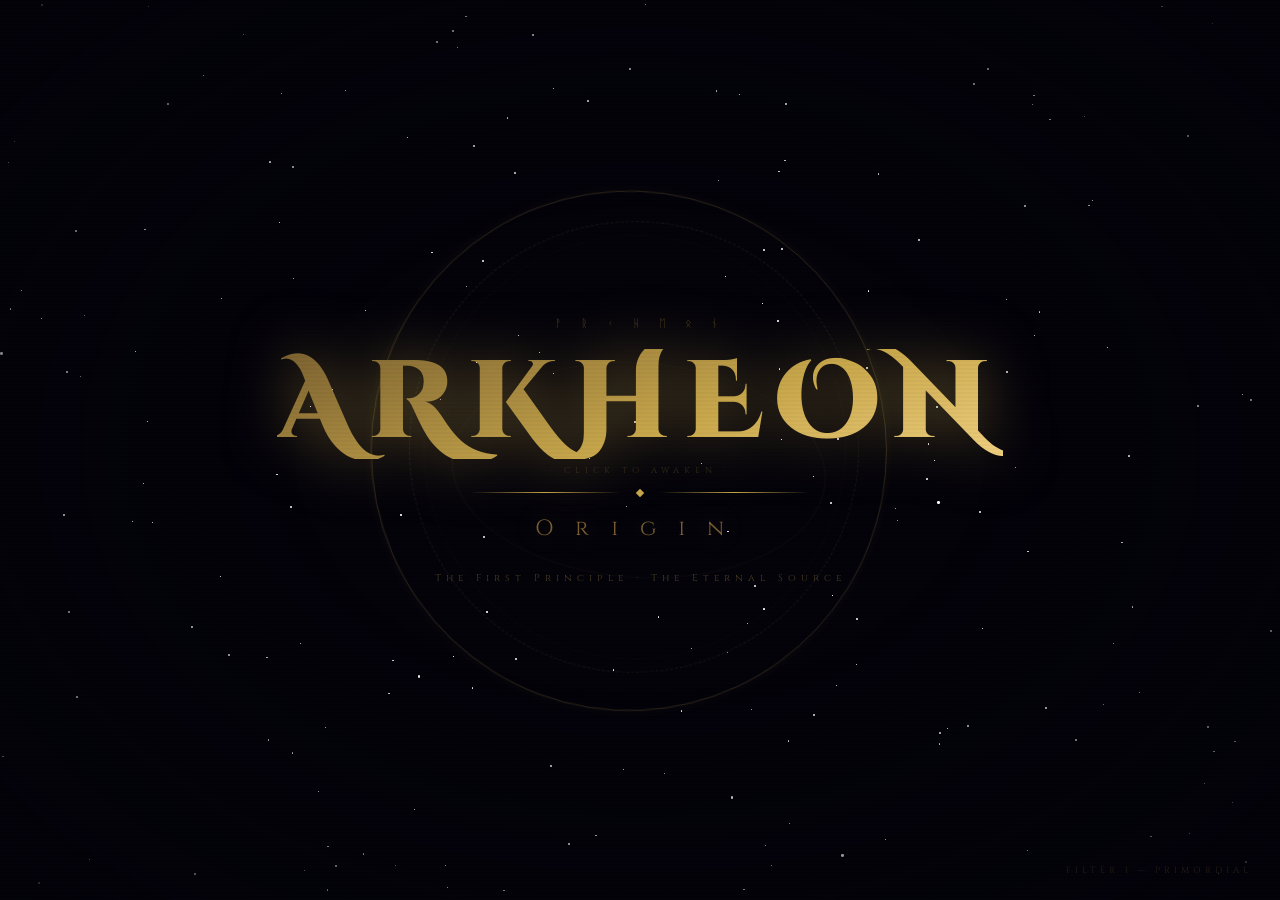
<file: armillary-sphere-v4.html>
<!DOCTYPE html>
<html lang="en">
<head>
<meta charset="UTF-8">
<meta name="viewport" content="width=device-width, initial-scale=1.0">
<title>ARKHEON ORIGIN — Filter I</title>
<link href="https://fonts.googleapis.com/css2?family=Cinzel+Decorative:wght@400;700;900&family=Cinzel:wght@300;400&display=swap" rel="stylesheet">
<style>
  *, *::before, *::after { margin: 0; padding: 0; box-sizing: border-box; }

  :root {
    --gold: #c9a84c;
    --gold-light: #f0d080;
    --gold-dim: #7a6030;
    --void: #04030a;
    --scene-size: min(520px, calc(100vw - 24px), calc(100dvh - 96px));
  }

  html, body {
    width: 100%;
    overflow: hidden;
  }

  body {
    background: var(--void);
    display: flex;
    align-items: center;
    justify-content: center;
    min-height: 100vh;
    font-family: 'Cinzel', serif;
  }

  /* ── Stars ── */
  .stars { position: fixed; inset: 0; overflow: hidden; z-index: 0; }
  .star {
    position: absolute; border-radius: 50%; background: white;
    animation: twinkle var(--d) ease-in-out infinite alternate;
  }
  @keyframes twinkle {
    from { opacity: var(--min); transform: scale(1); }
    to   { opacity: var(--max); transform: scale(1.4); }
  }

  /* ── 3D scene — fully JS-driven transforms ── */
  .scene {
    position: absolute;
    top: 50%; left: 50%;
    transform: translate(-50%, -50%);
    width: var(--scene-size); height: var(--scene-size);
    perspective: 800px;
    z-index: 1;
    touch-action: manipulation;
  }

  .gyro {
    width: 100%; height: 100%;
    transform-style: preserve-3d;
    position: relative;
    will-change: transform;
  }

  .ring-wrap {
    position: absolute; inset: 0;
    transform-style: preserve-3d;
  }

  .ring {
    position: absolute; inset: 0;
    border-radius: 50%;
    transform-style: preserve-3d;
    will-change: transform;
  }

  /* ── Ring face: outer circle ── */
  .ring-face {
    position: absolute; inset: 0;
    border-radius: 50%;
    transition: border-color 1.4s ease, box-shadow 1.4s ease, opacity 1.4s ease;
  }

  /* ── Ring face: inner concentric line via ::after ── */
  .ring-face::after {
    content: '';
    position: absolute;
    inset: 13px;
    border-radius: 50%;
    transition: border-color 1.4s ease, opacity 1.4s ease;
  }

  /* ─── IDLE styles ─── */

  /* Outer ring (r1) - Single Line */
  #r1 .ring-face {
    border: 1.5px solid rgba(201,168,76,0.38);
    box-shadow: 0 0 8px rgba(201,168,76,0.06);
    opacity: 0.55;
  }

  /* Middle ring (r2) — inset 34px each side (Kept Double Line) */
  #r2 .ring-face {
    inset: 34px;
    border: 1px dashed rgba(201,168,76,0.26);
    opacity: 0.38;
  }
  #r2 .ring-face::after {
    border: 1px dashed rgba(201,168,76,0.16);
    opacity: 0.45;
  }

  /* Inner ring (r3) — inset 76px each side - Single Line */
  #r3 .ring-face {
    inset: 76px;
    border: 1px solid rgba(201,168,76,0.18);
    opacity: 0.22;
  }

  /* ─── LIT styles — each ring glows independently ─── */

  #r2.lit .ring-face {
    inset: 34px;
    border: 1.5px solid rgba(201,168,76,0.9);
    border-style: solid;
    box-shadow: 0 0 26px rgba(201,168,76,0.5), 0 0 50px rgba(201,168,76,0.2);
    opacity: 1;
  }
  #r2.lit .ring-face::after {
    border: 1px solid rgba(201,168,76,0.6);
    border-style: solid;
    opacity: 1;
  }

  #r3.lit .ring-face {
    inset: 76px;
    border: 1.5px solid rgba(201,168,76,0.8);
    box-shadow: 0 0 20px rgba(201,168,76,0.45), 0 0 40px rgba(201,168,76,0.18);
    opacity: 1;
  }

  #r1.lit .ring-face {
    border: 1.5px solid rgba(201,168,76,0.95);
    box-shadow: 0 0 32px rgba(201,168,76,0.55), 0 0 60px rgba(201,168,76,0.22), inset 0 0 14px rgba(201,168,76,0.08);
    opacity: 1;
  }

  /* ── Overlays ── */
  .vignette {
    position: fixed; inset: 0;
    background: radial-gradient(ellipse at center, transparent 38%, rgba(4,3,10,0.88) 100%);
    z-index: 5; pointer-events: none;
  }
  .scanlines {
    position: fixed; inset: 0;
    background: repeating-linear-gradient(0deg,transparent,transparent 2px,rgba(0,0,0,0.025) 2px,rgba(0,0,0,0.025) 4px);
    z-index: 20; pointer-events: none;
  }

  /* ── Hero text ── */
  .hero {
    position: relative; z-index: 10;
    text-align: center;
    display: flex; flex-direction: column; align-items: center;
    touch-action: manipulation;
  }

  .rune-line {
    font-size: 11px; letter-spacing: 8px; color: var(--gold-dim);
    opacity: 0; animation: fade-down 1.2s ease forwards 0.3s;
    margin-bottom: 18px;
  }

  .title-arkheon {
    font-family: 'Cinzel Decorative', serif;
    font-size: clamp(38px, 9.4vw, 110px);
    font-weight: 900; letter-spacing: clamp(6px, 2.6vw, 14px); line-height: 1;
    color: transparent;
    background: linear-gradient(160deg, var(--gold-dim) 0%, var(--gold) 30%, var(--gold-light) 50%, var(--gold) 70%, var(--gold-dim) 100%);
    -webkit-background-clip: text; background-clip: text;
    background-size: 200% 200%;
    animation: shimmer 6s ease infinite, fade-up 1.4s ease forwards;
    opacity: 0;
    filter: drop-shadow(0 0 30px rgba(201,168,76,0.5));
    position: relative;
    cursor: pointer; user-select: none;
    transition: filter 0.5s ease, letter-spacing 1s ease;
    will-change: filter, letter-spacing;
  }
  .title-arkheon:hover {
    filter: drop-shadow(0 0 50px rgba(201,168,76,0.9)) drop-shadow(0 0 90px rgba(201,168,76,0.35));
  }
  .title-arkheon.lit {
    filter: drop-shadow(0 0 65px rgba(201,168,76,1)) drop-shadow(0 0 130px rgba(201,168,76,0.55)) drop-shadow(0 0 200px rgba(201,168,76,0.2));
    letter-spacing: clamp(9px, 3.2vw, 20px);
  }

  /* Glitch layers */
  .title-arkheon::before {
    content: 'ARKHEON'; position: absolute; inset: 0;
    background: linear-gradient(160deg, #4af0ff 0%, transparent 60%);
    -webkit-background-clip: text; background-clip: text; color: transparent;
    opacity: 0; animation: glitch 9s ease infinite 2s; left: 0;
  }
  .title-arkheon::after {
    content: 'ARKHEON'; position: absolute; inset: 0;
    background: linear-gradient(160deg, #ff4a4a 0%, transparent 60%);
    -webkit-background-clip: text; background-clip: text; color: transparent;
    opacity: 0; animation: glitch 9s ease infinite 2.09s; left: 0;
  }
  @keyframes glitch {
    0%,94%,100% { opacity: 0; transform: none; }
    95% { opacity: 0.4; transform: translateX(3px) skewX(-1deg); }
    96% { opacity: 0.3; transform: translateX(-3px) skewX(2deg); }
    97% { opacity: 0; }
  }

  @keyframes shimmer {
    0%   { background-position: 0% 50%; }
    50%  { background-position: 100% 50%; }
    100% { background-position: 0% 50%; }
  }

  /* Hint */
  .hint {
    font-size: 8.5px; letter-spacing: 5px; color: rgba(201,168,76,0.22);
    text-transform: uppercase; margin-top: 6px;
    opacity: 0; animation: fade-up 1s ease forwards 2.2s;
    transition: opacity 0.8s;
  }
  .hint.hide { opacity: 0 !important; pointer-events: none; }

  .divider {
    display: flex; align-items: center; gap: 16px;
    margin: 14px 0; width: min(340px, 84vw);
    opacity: 0; animation: fade-up 1.4s ease forwards 0.6s;
  }
  .divider-line {
    flex: 1; height: 1px;
    background: linear-gradient(to right, transparent, var(--gold), transparent);
  }
  .divider-diamond {
    width: 6px; height: 6px; background: var(--gold);
    transform: rotate(45deg); flex-shrink: 0;
  }

  .title-origin {
    font-family: 'Cinzel', serif;
    font-size: clamp(13px, 2.5vw, 22px); font-weight: 300;
    letter-spacing: clamp(9px, 4.1vw, 22px); color: var(--gold-dim);
    opacity: 0; animation: fade-up 1.4s ease forwards 0.8s;
    margin-top: 4px;
    filter: drop-shadow(0 0 12px rgba(201,168,76,0.3));
    transition: letter-spacing 0.9s ease, color 0.8s, filter 0.8s;
  }
  .title-origin.lit {
    color: var(--gold);
    letter-spacing: clamp(12px, 5.1vw, 30px);
    filter: drop-shadow(0 0 22px rgba(201,168,76,0.65));
  }

  .tagline {
    font-size: 10px; letter-spacing: 5px;
    color: rgba(201,168,76,0.35);
    margin-top: 28px;
    opacity: 0; animation: fade-up 1.4s ease forwards 1.2s;
  }

  .filter-label {
    position: fixed; bottom: 24px; right: 28px;
    font-size: 9px; letter-spacing: 4px;
    color: rgba(201,168,76,0.18);
    text-transform: uppercase; z-index: 30;
  }

  @keyframes fade-up {
    from { opacity: 0; transform: translateY(18px); }
    to   { opacity: 1; transform: translateY(0); }
  }
  @keyframes fade-down {
    from { opacity: 0; transform: translateY(-10px); }
    to   { opacity: 0.6; transform: translateY(0); }
  }

  @media (max-width: 700px) {
    :root {
      --scene-size: min(460px, calc(100vw - 16px), calc(100dvh - 60px));
    }

    .hero {
      width: min(94vw, 760px);
      padding-inline: 12px;
    }

    .rune-line {
      letter-spacing: 6px;
      margin-bottom: 14px;
    }

    .title-arkheon {
      font-size: clamp(34px, 11vw, 72px);
      filter: drop-shadow(0 0 20px rgba(201,168,76,0.34));
    }

    .title-arkheon:hover {
      filter: drop-shadow(0 0 28px rgba(201,168,76,0.5));
    }

    .title-arkheon.lit {
      filter: drop-shadow(0 0 38px rgba(201,168,76,0.72)) drop-shadow(0 0 72px rgba(201,168,76,0.25));
    }

    .title-origin {
      letter-spacing: clamp(8px, 3.6vw, 16px);
    }

    .title-origin.lit {
      letter-spacing: clamp(10px, 4.4vw, 22px);
    }

    .tagline {
      margin-top: 20px;
      letter-spacing: 4px;
    }

    .filter-label {
      right: 16px;
      bottom: 14px;
    }
  }

  @media (max-width: 420px) {
    .hero {
      width: min(96vw, 760px);
      padding-inline: 10px;
    }

    .hint {
      letter-spacing: 3.5px;
      font-size: 8px;
    }

    .divider {
      gap: 10px;
      margin: 10px 0;
    }
  }
</style>
</head>
<body>

<div class="stars" id="stars"></div>

<div class="scene">
  <div class="gyro" id="gyro">
    <div class="ring-wrap"><div class="ring" id="r1"><div class="ring-face"></div></div></div>
    <div class="ring-wrap"><div class="ring" id="r2"><div class="ring-face"></div></div></div>
    <div class="ring-wrap"><div class="ring" id="r3"><div class="ring-face"></div></div></div>
  </div>
</div>

<div class="vignette"></div>
<div class="scanlines"></div>

<div class="hero">
  <div class="rune-line">ᚨ ᚱ ᚲ ᚺ ᛖ ᛟ ᚾ</div>
  <div class="title-arkheon" id="titleArkheon">ARKHEON</div>
  <div class="hint" id="hint">· click to awaken ·</div>
  <div class="divider">
    <div class="divider-line"></div>
    <div class="divider-diamond"></div>
    <div class="divider-line"></div>
  </div>
  <div class="title-origin" id="titleOrigin">Origin</div>
  <div class="tagline">The First Principle · The Eternal Source</div>
</div>

<div class="filter-label">Filter I — Primordial</div>

<script>
/* ── Stars ── */
const starsEl = document.getElementById('stars');
const isCoarsePointer = window.matchMedia('(pointer: coarse)').matches;
const useMobileTuning = isCoarsePointer || window.innerWidth <= 700;
const starCount = useMobileTuning ? 110 : 200;

for (let i = 0; i < starCount; i++) {
  const s = document.createElement('div');
  s.classList.add('star');
  const sz = Math.random() * 2 + 0.4;
  const maxOffset = 100 - sz * 0.2;
  s.style.cssText = `width:${sz}px;height:${sz}px;top:${(Math.random() * maxOffset).toFixed(3)}%;left:${(Math.random() * maxOffset).toFixed(3)}%;--d:${(Math.random()*4+2).toFixed(2)}s;--min:${(Math.random()*0.1).toFixed(2)};--max:${(Math.random()*0.7+0.3).toFixed(2)};`;
  starsEl.appendChild(s);
}

/* ── Easing ── */
const easeIn  = t => t * t;
const easeOut = t => 1 - Math.pow(1-t,3);

/* ── Rotation state ── */
const state = { gyroX: 6, gyroY: 0, r1: 0, r2: 0, r3: 0 };

/* ── Speeds (deg per frame at 60fps) ── */
const IDLE = {
  gyroY:  360 / (40  * 60),
  r1:     360 / (90  * 60),
  r2:    -360 / (65  * 60),
  r3:     360 / (150 * 60),
};
const ACTIVE = {
  gyroY:  360 / (9   * 60) * 50,
  r1:     360 / (3.5 * 60) * 50,
  r2:    -360 / (2.8 * 60) * 50,
  r3:     360 / (4.8 * 60) * 50,
};

/* ── Sequence timing (ms) ── */
const RAMP_UP_MS   = useMobileTuning ? 4100 : 4700;
const HOLD_MS      = useMobileTuning ? 1200 : 1400;
const RAMP_DOWN_MS = useMobileTuning ? 6400 : 4600;
const TOTAL_MS     = RAMP_UP_MS + HOLD_MS + RAMP_DOWN_MS;

/* ── Helper to convert exact milliseconds into the speed multiplier ── */
/* Note: 5000 matches your RAMP_UP_MS of 5 seconds */
const timeToMult = (ms) => Math.pow(Math.min(ms / RAMP_UP_MS, 1), 3);

/* ── Per-ring glow thresholds (set exactly when they light up) ── */
const GLOW = {
  r2:     timeToMult(100),
  r3:     timeToMult(500),
  r1:     timeToMult(900),
  title:  timeToMult(2200),
  origin: timeToMult(2200),
};

/* ── State flags ── */
let sequenceStart = null;
let running       = false;
let canClick      = true;
let speedMult     = 0;
let requestedStop = false;
let settling      = false;
const SPEED_SCALE = 0.0125;
const rateState = { gY: 0, s1: 0, s2: 0, s3: 0 };
const RATE_SMOOTHING = 0.1;
const SETTLE_RATE_SCALE = 0.6;
const SETTLE_EPSILON = 0.8;
const settled = { gyroY: false, r1: false, r2: false, r3: false };

const norm360 = (angle) => ((angle % 360) + 360) % 360;
const nearHome = (angle) => {
  const wrapped = norm360(angle);
  return wrapped <= SETTLE_EPSILON || wrapped >= 360 - SETTLE_EPSILON;
};

/* ── DOM ── */
const gyroEl   = document.getElementById('gyro');
const r1El     = document.getElementById('r1');
const r2El     = document.getElementById('r2');
const r3El     = document.getElementById('r3');
const titleEl  = document.getElementById('titleArkheon');
const originEl = document.getElementById('titleOrigin');
const hintEl   = document.getElementById('hint');
const sceneEl  = document.querySelector('.scene');
const heroEl   = document.querySelector('.hero');

if (isCoarsePointer) {
  hintEl.textContent = '· tap to awaken ·';
}

const litState = {
  r1: false,
  r2: false,
  r3: false,
  title: false,
  origin: false,
};

function setLit(el, key, next) {
  if (litState[key] === next) return;
  litState[key] = next;
  el.classList.toggle('lit', next);
}

/* ── Per-element glow update ── */
function updateVisuals(mult) {
  setLit(r2El, 'r2', mult > GLOW.r2);
  setLit(r3El, 'r3', mult > GLOW.r3);
  setLit(r1El, 'r1', mult > GLOW.r1);
  setLit(titleEl, 'title', mult > GLOW.title);
  setLit(originEl, 'origin', mult > GLOW.origin);
}

/* ── Apply 3D transforms ── */
function applyTransforms() {
  gyroEl.style.transform = `rotateX(${state.gyroX}deg) rotateY(${state.gyroY}deg)`;
  r1El.style.transform   = `rotateY(${state.r1}deg)`;
  r2El.style.transform   = `rotateX(${state.r2}deg)`;
  r3El.style.transform   = `rotateX(55deg) rotateZ(${state.r3}deg)`;
}

/* ── RAF loop ── */
let lastTime = null;
function tick(now) {
  const dt = lastTime ? Math.min((now - lastTime) / (1000/60), 2) : 1;
  lastTime = now;

  if (running && sequenceStart !== null) {
    let t = now - sequenceStart;

    if (requestedStop) {
      // Enter ramp-down at the position matching current speedMult for smooth continuity.
      // speedMult = easeOut(1-p) = 1 - p³  →  p = (1 - speedMult)^(1/3)
      const p = Math.pow(1 - Math.min(speedMult, 1), 1 / 3);
      sequenceStart = now - (RAMP_UP_MS + HOLD_MS + p * RAMP_DOWN_MS);
      requestedStop = false;
      t = now - sequenceStart;
    }

    if (t < RAMP_UP_MS) {
      speedMult = easeIn(t / RAMP_UP_MS);
    } else if (t < RAMP_UP_MS + HOLD_MS) {
      speedMult = 1.0;
    } else if (t < TOTAL_MS) {
      const p = (t - RAMP_UP_MS - HOLD_MS) / RAMP_DOWN_MS;
      speedMult = easeOut(1 - p);
    } else {
      speedMult     = 0;
      running       = false;
      sequenceStart = null;
      requestedStop = false;
      settling      = true;
      settled.gyroY = false;
      settled.r1    = false;
      settled.r2    = false;
      settled.r3    = false;
    }
  }

  if (settling) {
    const settleGY = IDLE.gyroY * SETTLE_RATE_SCALE;
    const settleS1 = IDLE.r1    * SETTLE_RATE_SCALE;
    const settleS2 = IDLE.r2    * SETTLE_RATE_SCALE;
    const settleS3 = IDLE.r3    * SETTLE_RATE_SCALE;

    if (!settled.gyroY) {
      state.gyroY += settleGY * dt;
      if (nearHome(state.gyroY)) {
        state.gyroY = 0;
        settled.gyroY = true;
      }
    }
    if (!settled.r1) {
      state.r1 += settleS1 * dt;
      if (nearHome(state.r1)) {
        state.r1 = 0;
        settled.r1 = true;
      }
    }
    if (!settled.r2) {
      state.r2 += settleS2 * dt;
      if (nearHome(state.r2)) {
        state.r2 = 0;
        settled.r2 = true;
      }
    }
    if (!settled.r3) {
      state.r3 += settleS3 * dt;
      if (nearHome(state.r3)) {
        state.r3 = 0;
        settled.r3 = true;
      }
    }

    const gyroXAmp = 6;
    state.gyroX = gyroXAmp * Math.sin(state.gyroY * Math.PI / 180);

    if (settled.gyroY && settled.r1 && settled.r2 && settled.r3) {
      settling = false;
      canClick = true;
      rateState.gY = 0;
      rateState.s1 = 0;
      rateState.s2 = 0;
      rateState.s3 = 0;
      hintEl.classList.remove('hide');
    }

    updateVisuals(speedMult);
    applyTransforms();
    requestAnimationFrame(tick);
    return;
  }

  const targetGY = IDLE.gyroY + (ACTIVE.gyroY * SPEED_SCALE - IDLE.gyroY) * speedMult;
  const targetS1 = IDLE.r1    + (ACTIVE.r1    * SPEED_SCALE - IDLE.r1)    * speedMult;
  const targetS2 = IDLE.r2    + (ACTIVE.r2    * SPEED_SCALE - IDLE.r2)    * speedMult;
  const targetS3 = IDLE.r3    + (ACTIVE.r3    * SPEED_SCALE - IDLE.r3)    * speedMult;

  const blend = 1 - Math.pow(1 - RATE_SMOOTHING, dt);
  rateState.gY += (targetGY - rateState.gY) * blend;
  rateState.s1 += (targetS1 - rateState.s1) * blend;
  rateState.s2 += (targetS2 - rateState.s2) * blend;
  rateState.s3 += (targetS3 - rateState.s3) * blend;

  state.gyroY += rateState.gY * dt;
  const gyroXAmp = 6 + (22 - 6) * speedMult;
  state.gyroX    = gyroXAmp * Math.sin(state.gyroY * Math.PI / 180);
  state.r1      += rateState.s1 * dt;
  state.r2      += rateState.s2 * dt;
  state.r3      += rateState.s3 * dt;

  updateVisuals(speedMult);
  applyTransforms();

  requestAnimationFrame(tick);
}

requestAnimationFrame(tick);

let lastTrigger = 0;
function triggerSequence() {
  const _now = performance.now();
  if (_now - lastTrigger < 300) return;
  lastTrigger = _now;
  if (settling || (running && requestedStop)) {
    settling      = false;
    running       = true;
    canClick      = false;
    requestedStop = false;
    speedMult     = Math.max(speedMult, 0.03);
    updateVisuals(speedMult);
    sequenceStart = performance.now();
    hintEl.classList.add('hide');
    return;
  }

  if (!running) {
    if (!canClick) return;
    canClick      = false;
    running       = true;
    settling      = false;
    requestedStop = false;
    speedMult     = Math.max(speedMult, 0.03);
    updateVisuals(speedMult);
    sequenceStart = performance.now();
    hintEl.classList.add('hide');
    return;
  }
  requestedStop = true;
}

// pointerdown for responsive feel; click for programmatic/accessibility (e.g. tests)
// The 300ms debounce in triggerSequence prevents double-firing.
[titleEl, sceneEl, heroEl].forEach((target) => {
  if (!target) return;
  target.addEventListener('pointerdown', triggerSequence, { passive: true });
  target.addEventListener('click', triggerSequence);
});

document.body.addEventListener('pointerdown', (event) => {
  const target = event.target;
  if (!(target instanceof Element)) return;
  if (target.closest('.hero, .scene')) {
    triggerSequence();
  }
}, { passive: true });

titleEl.addEventListener('keydown', (event) => {
  if (event.key === 'Enter' || event.key === ' ') {
    event.preventDefault();
    triggerSequence();
  }
});
</script>
</body>
</html>
</file>
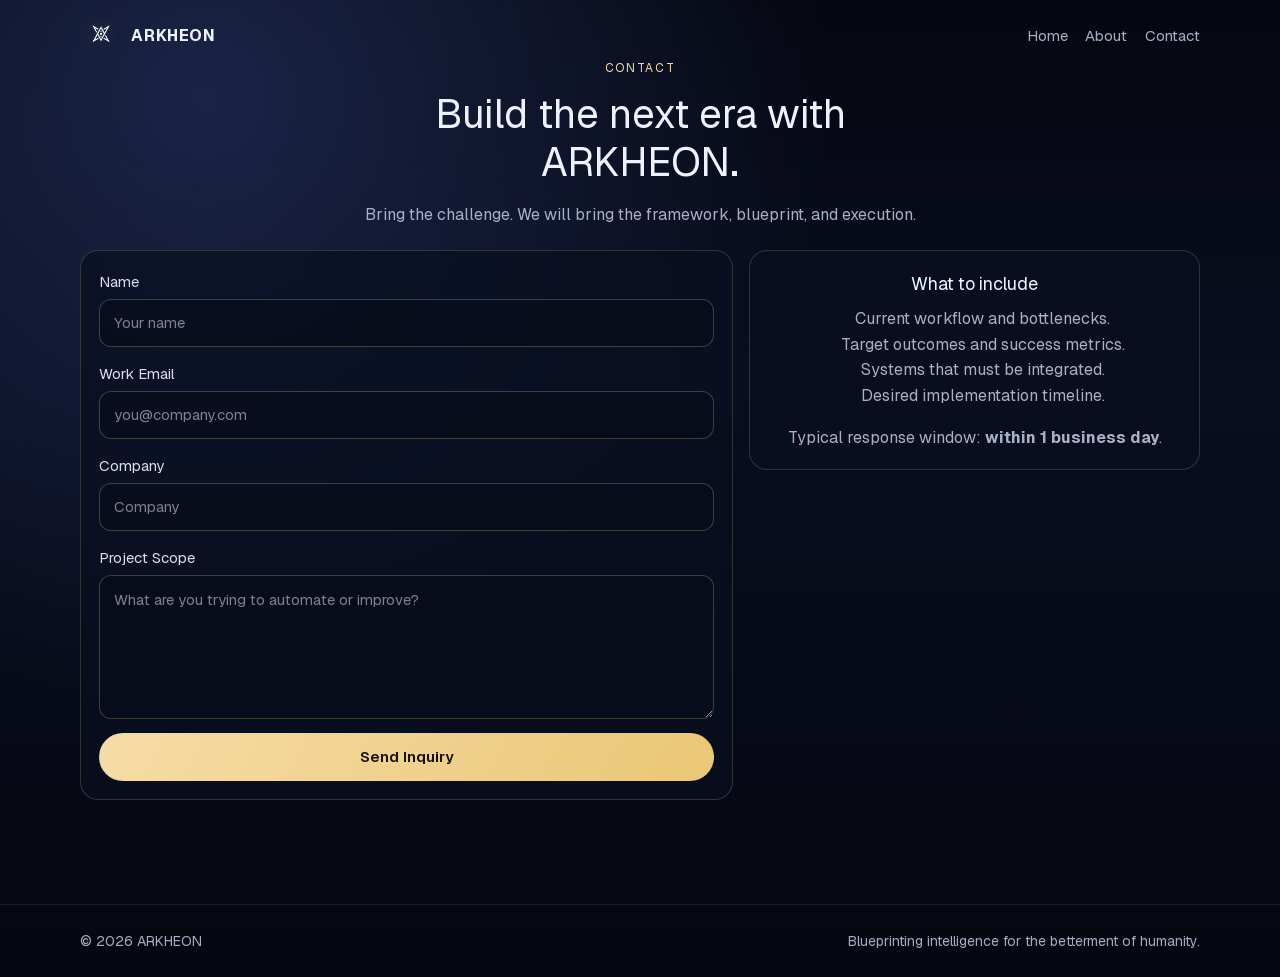
<file: contact.html>
<!DOCTYPE html><!--ljatclZqDIGJ2HupNFllm--><html lang="en"><head><meta charSet="utf-8"/><meta name="viewport" content="width=device-width, initial-scale=1"/><link rel="preload" href="/_next/static/media/797e433ab948586e-s.p.dbea232f.woff2" as="font" crossorigin="" type="font/woff2"/><link rel="preload" href="/_next/static/media/caa3a2e1cccd8315-s.p.853070df.woff2" as="font" crossorigin="" type="font/woff2"/><link rel="preload" as="image" href="/LOGO.png"/><link rel="stylesheet" href="/_next/static/chunks/a65bd62f51b95d58.css" data-precedence="next"/><link rel="preload" as="script" fetchPriority="low" href="/_next/static/chunks/8d0330cd0bd378f5.js"/><script src="/_next/static/chunks/806bdb8e4a6a9b95.js" async=""></script><script src="/_next/static/chunks/c9dd956cd07257d3.js" async=""></script><script src="/_next/static/chunks/2378da1e627371ff.js" async=""></script><script src="/_next/static/chunks/turbopack-26c5508fb2ad71c3.js" async=""></script><script src="/_next/static/chunks/0a77f14b2879a202.js" async=""></script><script src="/_next/static/chunks/ff1a16fafef87110.js" async=""></script><script src="/_next/static/chunks/d2be314c3ece3fbe.js" async=""></script><script src="/_next/static/chunks/ca72bdd0780f5cd4.js" async=""></script><meta name="next-size-adjust" content=""/><title>ARKHEON</title><meta name="description" content="AI-driven enterprise solutions that transform information flow with speed, reliability, and practical intelligence."/><link rel="shortcut icon" href="/LOGO.png"/><link rel="icon" href="/favicon.ico?favicon.2389a494.ico" sizes="32x32" type="image/x-icon"/><link rel="icon" href="/LOGO.png" sizes="32x32" type="image/png"/><link rel="icon" href="/LOGO.png" sizes="192x192" type="image/png"/><link rel="icon" href="/LOGO.png" sizes="512x512" type="image/png"/><link rel="apple-touch-icon" href="/LOGO.png" sizes="180x180"/><script src="/_next/static/chunks/a6dad97d9634a72d.js" noModule=""></script></head><body class="geist_a71539c9-module__T19VSG__variable geist_mono_8d43a2aa-module__8Li5zG__variable antialiased"><div hidden=""><!--$--><!--/$--></div><div class="site-shell"><header class="header-wrap" style="--nav-progress:0.000"><div class="content-wrap header-inner"><a class="brand-mark" href="/"><img alt="ARKHEON logo" width="42" height="42" decoding="async" data-nimg="1" class="brand-logo" style="color:transparent" src="/LOGO.png"/><span>ARKHEON</span></a><nav class="main-nav" aria-label="Main navigation"><a href="/">Home</a><a href="/about">About</a><a href="/contact">Contact</a></nav></div></header><main><section class="content-wrap page-pad"><div style="opacity:0;transform:translateY(14px)"><p class="section-tag">Contact</p><h1 class="page-title">Build the next era with ARKHEON.</h1><p class="section-copy">Bring the challenge. We will bring the framework, blueprint, and execution.</p></div><div class="contact-grid"><div style="opacity:0;transform:translateY(14px)"><form class="glass-card contact-form" action="https://api.web3forms.com/submit" method="POST"><input type="hidden" name="access_key" value="bc089ef3-5da9-421a-a321-d4273f6a4766"/><label>Name<input type="text" placeholder="Your name" required="" name="name"/></label><label>Work Email<input type="email" placeholder="you@company.com" required="" name="email"/></label><label>Company<input type="text" placeholder="Company" name="company"/></label><label>Project Scope<textarea name="message" rows="5" placeholder="What are you trying to automate or improve?" required=""></textarea></label><button class="btn btn-primary" type="submit">Send Inquiry</button></form></div><div style="opacity:0;transform:translateY(14px)"><aside class="glass-card contact-notes"><h2>What to include</h2><ul><li>Current workflow and bottlenecks.</li><li>Target outcomes and success metrics.</li><li>Systems that must be integrated.</li><li>Desired implementation timeline.</li></ul><p>Typical response window: <strong>within 1 business day</strong>.</p></aside></div></div></section><!--$--><!--/$--></main><footer class="footer-wrap"><div class="content-wrap footer-inner"><p>© <!-- -->2026<!-- --> ARKHEON</p><p>Blueprinting intelligence for the betterment of humanity.</p></div></footer></div><script src="/_next/static/chunks/8d0330cd0bd378f5.js" id="_R_" async=""></script><script>(self.__next_f=self.__next_f||[]).push([0])</script><script>self.__next_f.push([1,"1:\"$Sreact.fragment\"\n2:I[48303,[\"/_next/static/chunks/0a77f14b2879a202.js\"],\"SiteHeader\"]\n3:I[39756,[\"/_next/static/chunks/ff1a16fafef87110.js\",\"/_next/static/chunks/d2be314c3ece3fbe.js\"],\"default\"]\n4:I[37457,[\"/_next/static/chunks/ff1a16fafef87110.js\",\"/_next/static/chunks/d2be314c3ece3fbe.js\"],\"default\"]\n5:I[49675,[\"/_next/static/chunks/0a77f14b2879a202.js\",\"/_next/static/chunks/ca72bdd0780f5cd4.js\"],\"Reveal\"]\n6:I[97367,[\"/_next/static/chunks/ff1a16fafef87110.js\",\"/_next/static/chunks/d2be314c3ece3fbe.js\"],\"OutletBoundary\"]\n7:\"$Sreact.suspense\"\na:I[46900,[],\"default\"]\n:HL[\"/_next/static/chunks/a65bd62f51b95d58.css\",\"style\"]\n:HL[\"/_next/static/media/797e433ab948586e-s.p.dbea232f.woff2\",\"font\",{\"crossOrigin\":\"\",\"type\":\"font/woff2\"}]\n:HL[\"/_next/static/media/caa3a2e1cccd8315-s.p.853070df.woff2\",\"font\",{\"crossOrigin\":\"\",\"type\":\"font/woff2\"}]\n"])</script><script>self.__next_f.push([1,"0:{\"P\":null,\"b\":\"ljatclZqDIGJ2HupNFllm\",\"c\":[\"\",\"contact\"],\"q\":\"\",\"i\":false,\"f\":[[[\"\",{\"children\":[\"contact\",{\"children\":[\"__PAGE__\",{}]}]},\"$undefined\",\"$undefined\",true],[[\"$\",\"$1\",\"c\",{\"children\":[[[\"$\",\"link\",\"0\",{\"rel\":\"stylesheet\",\"href\":\"/_next/static/chunks/a65bd62f51b95d58.css\",\"precedence\":\"next\",\"crossOrigin\":\"$undefined\",\"nonce\":\"$undefined\"}],[\"$\",\"script\",\"script-0\",{\"src\":\"/_next/static/chunks/0a77f14b2879a202.js\",\"async\":true,\"nonce\":\"$undefined\"}]],[\"$\",\"html\",null,{\"lang\":\"en\",\"children\":[\"$\",\"body\",null,{\"className\":\"geist_a71539c9-module__T19VSG__variable geist_mono_8d43a2aa-module__8Li5zG__variable antialiased\",\"children\":[\"$\",\"div\",null,{\"className\":\"site-shell\",\"children\":[[\"$\",\"$L2\",null,{}],[\"$\",\"main\",null,{\"children\":[\"$\",\"$L3\",null,{\"parallelRouterKey\":\"children\",\"error\":\"$undefined\",\"errorStyles\":\"$undefined\",\"errorScripts\":\"$undefined\",\"template\":[\"$\",\"$L4\",null,{}],\"templateStyles\":\"$undefined\",\"templateScripts\":\"$undefined\",\"notFound\":[[[\"$\",\"title\",null,{\"children\":\"404: This page could not be found.\"}],[\"$\",\"div\",null,{\"style\":{\"fontFamily\":\"system-ui,\\\"Segoe UI\\\",Roboto,Helvetica,Arial,sans-serif,\\\"Apple Color Emoji\\\",\\\"Segoe UI Emoji\\\"\",\"height\":\"100vh\",\"textAlign\":\"center\",\"display\":\"flex\",\"flexDirection\":\"column\",\"alignItems\":\"center\",\"justifyContent\":\"center\"},\"children\":[\"$\",\"div\",null,{\"children\":[[\"$\",\"style\",null,{\"dangerouslySetInnerHTML\":{\"__html\":\"body{color:#000;background:#fff;margin:0}.next-error-h1{border-right:1px solid rgba(0,0,0,.3)}@media (prefers-color-scheme:dark){body{color:#fff;background:#000}.next-error-h1{border-right:1px solid rgba(255,255,255,.3)}}\"}}],[\"$\",\"h1\",null,{\"className\":\"next-error-h1\",\"style\":{\"display\":\"inline-block\",\"margin\":\"0 20px 0 0\",\"padding\":\"0 23px 0 0\",\"fontSize\":24,\"fontWeight\":500,\"verticalAlign\":\"top\",\"lineHeight\":\"49px\"},\"children\":404}],[\"$\",\"div\",null,{\"style\":{\"display\":\"inline-block\"},\"children\":[\"$\",\"h2\",null,{\"style\":{\"fontSize\":14,\"fontWeight\":400,\"lineHeight\":\"49px\",\"margin\":0},\"children\":\"This page could not be found.\"}]}]]}]}]],[]],\"forbidden\":\"$undefined\",\"unauthorized\":\"$undefined\"}]}],[\"$\",\"footer\",null,{\"className\":\"footer-wrap\",\"children\":[\"$\",\"div\",null,{\"className\":\"content-wrap footer-inner\",\"children\":[[\"$\",\"p\",null,{\"children\":[\"© \",2026,\" ARKHEON\"]}],[\"$\",\"p\",null,{\"children\":\"Blueprinting intelligence for the betterment of humanity.\"}]]}]}]]}]}]}]]}],{\"children\":[[\"$\",\"$1\",\"c\",{\"children\":[null,[\"$\",\"$L3\",null,{\"parallelRouterKey\":\"children\",\"error\":\"$undefined\",\"errorStyles\":\"$undefined\",\"errorScripts\":\"$undefined\",\"template\":[\"$\",\"$L4\",null,{}],\"templateStyles\":\"$undefined\",\"templateScripts\":\"$undefined\",\"notFound\":\"$undefined\",\"forbidden\":\"$undefined\",\"unauthorized\":\"$undefined\"}]]}],{\"children\":[[\"$\",\"$1\",\"c\",{\"children\":[[\"$\",\"section\",null,{\"className\":\"content-wrap page-pad\",\"children\":[[\"$\",\"$L5\",null,{\"children\":[[\"$\",\"p\",null,{\"className\":\"section-tag\",\"children\":\"Contact\"}],[\"$\",\"h1\",null,{\"className\":\"page-title\",\"children\":\"Build the next era with ARKHEON.\"}],[\"$\",\"p\",null,{\"className\":\"section-copy\",\"children\":\"Bring the challenge. We will bring the framework, blueprint, and execution.\"}]]}],[\"$\",\"div\",null,{\"className\":\"contact-grid\",\"children\":[[\"$\",\"$L5\",null,{\"delay\":0.1,\"children\":[\"$\",\"form\",null,{\"className\":\"glass-card contact-form\",\"action\":\"https://api.web3forms.com/submit\",\"method\":\"POST\",\"children\":[[\"$\",\"input\",null,{\"type\":\"hidden\",\"name\":\"access_key\",\"value\":\"bc089ef3-5da9-421a-a321-d4273f6a4766\"}],[\"$\",\"label\",null,{\"children\":[\"Name\",[\"$\",\"input\",null,{\"type\":\"text\",\"name\":\"name\",\"placeholder\":\"Your name\",\"required\":true}]]}],[\"$\",\"label\",null,{\"children\":[\"Work Email\",[\"$\",\"input\",null,{\"type\":\"email\",\"name\":\"email\",\"placeholder\":\"you@company.com\",\"required\":true}]]}],[\"$\",\"label\",null,{\"children\":[\"Company\",[\"$\",\"input\",null,{\"type\":\"text\",\"name\":\"company\",\"placeholder\":\"Company\"}]]}],[\"$\",\"label\",null,{\"children\":[\"Project Scope\",[\"$\",\"textarea\",null,{\"name\":\"message\",\"rows\":5,\"placeholder\":\"What are you trying to automate or improve?\",\"required\":true}]]}],[\"$\",\"button\",null,{\"className\":\"btn btn-primary\",\"type\":\"submit\",\"children\":\"Send Inquiry\"}]]}]}],[\"$\",\"$L5\",null,{\"delay\":0.16,\"children\":[\"$\",\"aside\",null,{\"className\":\"glass-card contact-notes\",\"children\":[[\"$\",\"h2\",null,{\"children\":\"What to include\"}],[\"$\",\"ul\",null,{\"children\":[[\"$\",\"li\",null,{\"children\":\"Current workflow and bottlenecks.\"}],[\"$\",\"li\",null,{\"children\":\"Target outcomes and success metrics.\"}],[\"$\",\"li\",null,{\"children\":\"Systems that must be integrated.\"}],[\"$\",\"li\",null,{\"children\":\"Desired implementation timeline.\"}]]}],[\"$\",\"p\",null,{\"children\":[\"Typical response window: \",[\"$\",\"strong\",null,{\"children\":\"within 1 business day\"}],\".\"]}]]}]}]]}]]}],[[\"$\",\"script\",\"script-0\",{\"src\":\"/_next/static/chunks/ca72bdd0780f5cd4.js\",\"async\":true,\"nonce\":\"$undefined\"}]],[\"$\",\"$L6\",null,{\"children\":[\"$\",\"$7\",null,{\"name\":\"Next.MetadataOutlet\",\"children\":\"$@8\"}]}]]}],{},null,false,false]},null,false,false]},null,false,false],\"$L9\",false]],\"m\":\"$undefined\",\"G\":[\"$a\",[]],\"S\":true}\n"])</script><script>self.__next_f.push([1,"b:I[97367,[\"/_next/static/chunks/ff1a16fafef87110.js\",\"/_next/static/chunks/d2be314c3ece3fbe.js\"],\"ViewportBoundary\"]\nd:I[97367,[\"/_next/static/chunks/ff1a16fafef87110.js\",\"/_next/static/chunks/d2be314c3ece3fbe.js\"],\"MetadataBoundary\"]\n9:[\"$\",\"$1\",\"h\",{\"children\":[null,[\"$\",\"$Lb\",null,{\"children\":\"$Lc\"}],[\"$\",\"div\",null,{\"hidden\":true,\"children\":[\"$\",\"$Ld\",null,{\"children\":[\"$\",\"$7\",null,{\"name\":\"Next.Metadata\",\"children\":\"$Le\"}]}]}],[\"$\",\"meta\",null,{\"name\":\"next-size-adjust\",\"content\":\"\"}]]}]\n"])</script><script>self.__next_f.push([1,"c:[[\"$\",\"meta\",\"0\",{\"charSet\":\"utf-8\"}],[\"$\",\"meta\",\"1\",{\"name\":\"viewport\",\"content\":\"width=device-width, initial-scale=1\"}]]\n"])</script><script>self.__next_f.push([1,"f:I[27201,[\"/_next/static/chunks/ff1a16fafef87110.js\",\"/_next/static/chunks/d2be314c3ece3fbe.js\"],\"IconMark\"]\n8:null\ne:[[\"$\",\"title\",\"0\",{\"children\":\"ARKHEON\"}],[\"$\",\"meta\",\"1\",{\"name\":\"description\",\"content\":\"AI-driven enterprise solutions that transform information flow with speed, reliability, and practical intelligence.\"}],[\"$\",\"link\",\"2\",{\"rel\":\"shortcut icon\",\"href\":\"/LOGO.png\"}],[\"$\",\"link\",\"3\",{\"rel\":\"icon\",\"href\":\"/favicon.ico?favicon.2389a494.ico\",\"sizes\":\"32x32\",\"type\":\"image/x-icon\"}],[\"$\",\"link\",\"4\",{\"rel\":\"icon\",\"href\":\"/LOGO.png\",\"sizes\":\"32x32\",\"type\":\"image/png\"}],[\"$\",\"link\",\"5\",{\"rel\":\"icon\",\"href\":\"/LOGO.png\",\"sizes\":\"192x192\",\"type\":\"image/png\"}],[\"$\",\"link\",\"6\",{\"rel\":\"icon\",\"href\":\"/LOGO.png\",\"sizes\":\"512x512\",\"type\":\"image/png\"}],[\"$\",\"link\",\"7\",{\"rel\":\"apple-touch-icon\",\"href\":\"/LOGO.png\",\"sizes\":\"180x180\"}],[\"$\",\"$Lf\",\"8\",{}]]\n"])</script></body></html>
</file>
<file: _next/static/chunks/a65bd62f51b95d58.css>
@font-face{font-family:Geist;font-style:normal;font-weight:100 900;font-display:swap;src:url(../media/8a480f0b521d4e75-s.8e0177b5.woff2)format("woff2");unicode-range:U+301,U+400-45F,U+490-491,U+4B0-4B1,U+2116}@font-face{font-family:Geist;font-style:normal;font-weight:100 900;font-display:swap;src:url(../media/7178b3e590c64307-s.b97b3418.woff2)format("woff2");unicode-range:U+100-2BA,U+2BD-2C5,U+2C7-2CC,U+2CE-2D7,U+2DD-2FF,U+304,U+308,U+329,U+1D00-1DBF,U+1E00-1E9F,U+1EF2-1EFF,U+2020,U+20A0-20AB,U+20AD-20C0,U+2113,U+2C60-2C7F,U+A720-A7FF}@font-face{font-family:Geist;font-style:normal;font-weight:100 900;font-display:swap;src:url(../media/caa3a2e1cccd8315-s.p.853070df.woff2)format("woff2");unicode-range:U+??,U+131,U+152-153,U+2BB-2BC,U+2C6,U+2DA,U+2DC,U+304,U+308,U+329,U+2000-206F,U+20AC,U+2122,U+2191,U+2193,U+2212,U+2215,U+FEFF,U+FFFD}@font-face{font-family:Geist Fallback;src:local(Arial);ascent-override:95.94%;descent-override:28.16%;line-gap-override:0.0%;size-adjust:104.76%}.geist_a71539c9-module__T19VSG__className{font-family:Geist,Geist Fallback;font-style:normal}.geist_a71539c9-module__T19VSG__variable{--font-geist-sans:"Geist","Geist Fallback"}
@font-face{font-family:Geist Mono;font-style:normal;font-weight:100 900;font-display:swap;src:url(../media/4fa387ec64143e14-s.c1fdd6c2.woff2)format("woff2");unicode-range:U+301,U+400-45F,U+490-491,U+4B0-4B1,U+2116}@font-face{font-family:Geist Mono;font-style:normal;font-weight:100 900;font-display:swap;src:url(../media/bbc41e54d2fcbd21-s.799d8ef8.woff2)format("woff2");unicode-range:U+100-2BA,U+2BD-2C5,U+2C7-2CC,U+2CE-2D7,U+2DD-2FF,U+304,U+308,U+329,U+1D00-1DBF,U+1E00-1E9F,U+1EF2-1EFF,U+2020,U+20A0-20AB,U+20AD-20C0,U+2113,U+2C60-2C7F,U+A720-A7FF}@font-face{font-family:Geist Mono;font-style:normal;font-weight:100 900;font-display:swap;src:url(../media/797e433ab948586e-s.p.dbea232f.woff2)format("woff2");unicode-range:U+??,U+131,U+152-153,U+2BB-2BC,U+2C6,U+2DA,U+2DC,U+304,U+308,U+329,U+2000-206F,U+20AC,U+2122,U+2191,U+2193,U+2212,U+2215,U+FEFF,U+FFFD}@font-face{font-family:Geist Mono Fallback;src:local(Arial);ascent-override:74.67%;descent-override:21.92%;line-gap-override:0.0%;size-adjust:134.59%}.geist_mono_8d43a2aa-module__8Li5zG__className{font-family:Geist Mono,Geist Mono Fallback;font-style:normal}.geist_mono_8d43a2aa-module__8Li5zG__variable{--font-geist-mono:"Geist Mono","Geist Mono Fallback"}
@layer properties{@supports (((-webkit-hyphens:none)) and (not (margin-trim:inline))) or ((-moz-orient:inline) and (not (color:rgb(from red r g b)))){*,:before,:after,::backdrop{--tw-rotate-x:initial;--tw-rotate-y:initial;--tw-rotate-z:initial;--tw-skew-x:initial;--tw-skew-y:initial;--tw-border-style:solid;--tw-shadow:0 0 #0000;--tw-shadow-color:initial;--tw-shadow-alpha:100%;--tw-inset-shadow:0 0 #0000;--tw-inset-shadow-color:initial;--tw-inset-shadow-alpha:100%;--tw-ring-color:initial;--tw-ring-shadow:0 0 #0000;--tw-inset-ring-color:initial;--tw-inset-ring-shadow:0 0 #0000;--tw-ring-inset:initial;--tw-ring-offset-width:0px;--tw-ring-offset-color:#fff;--tw-ring-offset-shadow:0 0 #0000;--tw-blur:initial;--tw-brightness:initial;--tw-contrast:initial;--tw-grayscale:initial;--tw-hue-rotate:initial;--tw-invert:initial;--tw-opacity:initial;--tw-saturate:initial;--tw-sepia:initial;--tw-drop-shadow:initial;--tw-drop-shadow-color:initial;--tw-drop-shadow-alpha:100%;--tw-drop-shadow-size:initial;--tw-ease:initial}}}@layer theme{:root,:host{--spacing:.25rem;--ease-in-out:cubic-bezier(.4,0,.2,1);--default-transition-duration:.15s;--default-transition-timing-function:cubic-bezier(.4,0,.2,1);--default-font-family:var(--font-geist-sans);--default-mono-font-family:var(--font-geist-mono)}}@layer base{*,:after,:before,::backdrop{box-sizing:border-box;border:0 solid;margin:0;padding:0}::file-selector-button{box-sizing:border-box;border:0 solid;margin:0;padding:0}html,:host{-webkit-text-size-adjust:100%;tab-size:4;line-height:1.5;font-family:var(--default-font-family,ui-sans-serif,system-ui,sans-serif,"Apple Color Emoji","Segoe UI Emoji","Segoe UI Symbol","Noto Color Emoji");font-feature-settings:var(--default-font-feature-settings,normal);font-variation-settings:var(--default-font-variation-settings,normal);-webkit-tap-highlight-color:transparent}hr{height:0;color:inherit;border-top-width:1px}abbr:where([title]){-webkit-text-decoration:underline dotted;text-decoration:underline dotted}h1,h2,h3,h4,h5,h6{font-size:inherit;font-weight:inherit}a{color:inherit;-webkit-text-decoration:inherit;-webkit-text-decoration:inherit;-webkit-text-decoration:inherit;-webkit-text-decoration:inherit;text-decoration:inherit}b,strong{font-weight:bolder}code,kbd,samp,pre{font-family:var(--default-mono-font-family,ui-monospace,SFMono-Regular,Menlo,Monaco,Consolas,"Liberation Mono","Courier New",monospace);font-feature-settings:var(--default-mono-font-feature-settings,normal);font-variation-settings:var(--default-mono-font-variation-settings,normal);font-size:1em}small{font-size:80%}sub,sup{vertical-align:baseline;font-size:75%;line-height:0;position:relative}sub{bottom:-.25em}sup{top:-.5em}table{text-indent:0;border-color:inherit;border-collapse:collapse}:-moz-focusring{outline:auto}progress{vertical-align:baseline}summary{display:list-item}ol,ul,menu{list-style:none}img,svg,video,canvas,audio,iframe,embed,object{vertical-align:middle;display:block}img,video{max-width:100%;height:auto}button,input,select,optgroup,textarea{font:inherit;font-feature-settings:inherit;font-variation-settings:inherit;letter-spacing:inherit;color:inherit;opacity:1;background-color:#0000;border-radius:0}::file-selector-button{font:inherit;font-feature-settings:inherit;font-variation-settings:inherit;letter-spacing:inherit;color:inherit;opacity:1;background-color:#0000;border-radius:0}:where(select:is([multiple],[size])) optgroup{font-weight:bolder}:where(select:is([multiple],[size])) optgroup option{padding-inline-start:20px}::file-selector-button{margin-inline-end:4px}::placeholder{opacity:1}@supports (not ((-webkit-appearance:-apple-pay-button))) or (contain-intrinsic-size:1px){::placeholder{color:currentColor}@supports (color:color-mix(in lab, red, red)){::placeholder{color:color-mix(in oklab,currentcolor 50%,transparent)}}}textarea{resize:vertical}::-webkit-search-decoration{-webkit-appearance:none}::-webkit-date-and-time-value{min-height:1lh;text-align:inherit}::-webkit-datetime-edit{display:inline-flex}::-webkit-datetime-edit-fields-wrapper{padding:0}::-webkit-datetime-edit{padding-block:0}::-webkit-datetime-edit-year-field{padding-block:0}::-webkit-datetime-edit-month-field{padding-block:0}::-webkit-datetime-edit-day-field{padding-block:0}::-webkit-datetime-edit-hour-field{padding-block:0}::-webkit-datetime-edit-minute-field{padding-block:0}::-webkit-datetime-edit-second-field{padding-block:0}::-webkit-datetime-edit-millisecond-field{padding-block:0}::-webkit-datetime-edit-meridiem-field{padding-block:0}::-webkit-calendar-picker-indicator{line-height:1}:-moz-ui-invalid{box-shadow:none}button,input:where([type=button],[type=reset],[type=submit]){appearance:button}::file-selector-button{appearance:button}::-webkit-inner-spin-button{height:auto}::-webkit-outer-spin-button{height:auto}[hidden]:where(:not([hidden=until-found])){display:none!important}}@layer components;@layer utilities{.visible{visibility:visible}.start{inset-inline-start:var(--spacing)}.end{inset-inline-end:var(--spacing)}.flex{display:flex}.hidden{display:none}.flex-shrink{flex-shrink:1}.transform{transform:var(--tw-rotate-x,)var(--tw-rotate-y,)var(--tw-rotate-z,)var(--tw-skew-x,)var(--tw-skew-y,)}.border{border-style:var(--tw-border-style);border-width:1px}.antialiased{-webkit-font-smoothing:antialiased;-moz-osx-font-smoothing:grayscale}.ring{--tw-ring-shadow:var(--tw-ring-inset,)0 0 0 calc(1px + var(--tw-ring-offset-width))var(--tw-ring-color,currentcolor);box-shadow:var(--tw-inset-shadow),var(--tw-inset-ring-shadow),var(--tw-ring-offset-shadow),var(--tw-ring-shadow),var(--tw-shadow)}.filter{filter:var(--tw-blur,)var(--tw-brightness,)var(--tw-contrast,)var(--tw-grayscale,)var(--tw-hue-rotate,)var(--tw-invert,)var(--tw-saturate,)var(--tw-sepia,)var(--tw-drop-shadow,)}.transition{transition-property:color,background-color,border-color,outline-color,text-decoration-color,fill,stroke,--tw-gradient-from,--tw-gradient-via,--tw-gradient-to,opacity,box-shadow,transform,translate,scale,rotate,filter,-webkit-backdrop-filter,backdrop-filter,display,content-visibility,overlay,pointer-events;transition-timing-function:var(--tw-ease,var(--default-transition-timing-function));transition-duration:var(--tw-duration,var(--default-transition-duration))}.ease-in-out{--tw-ease:var(--ease-in-out);transition-timing-function:var(--ease-in-out)}}:root{--background:#070a14;--foreground:#eef2ff;--muted:#a8b0c7;--panel:#0b1021b8;--panel-border:#ebdcae2e;--gold:#f0d89e;--gold-strong:#ffe4ac}body{background:var(--background);color:var(--foreground);font-family:var(--font-geist-sans),Arial,sans-serif;line-height:1.6}a{color:inherit;text-decoration:none}.site-shell{background:radial-gradient(circle at 16% 10%,#1a2447 0%,#0000 45%),linear-gradient(#050710 0%,#090d1f 40%,#050710 100%);min-height:100vh;position:relative;overflow:clip}.content-wrap{width:min(1120px,100% - 2.5rem);margin:0 auto}.header-wrap{z-index:40;width:100%;-webkit-backdrop-filter:blur(calc(var(--nav-progress,0)*9px));background:linear-gradient(180deg,rgba(7,10,20,calc(var(--nav-progress,0)*.92))0%,rgba(7,10,20,calc(var(--nav-progress,0)*.66))50%,#070a1400 100%);transition:-webkit-backdrop-filter .18s,backdrop-filter .18s,background .18s;position:fixed;top:0;left:0}.header-inner{justify-content:space-between;align-items:center;min-height:72px;display:flex}.brand-mark{letter-spacing:.04em;align-items:center;gap:.58rem;font-size:1rem;font-weight:700;line-height:1;display:inline-flex}.brand-logo{object-fit:contain;filter:drop-shadow(0 0 8px #f0d89e33);width:42px;height:42px}.main-nav{color:var(--muted);align-items:center;gap:1.1rem;font-size:.94rem;display:flex}.main-nav a:hover{color:var(--gold-strong)}.hero-panel{align-items:center;min-height:min(860px,100vh - 72px);display:flex;position:relative}.origin-first-screen{width:100%;min-height:100vh;margin-bottom:1.2rem;position:relative}.origin-frame{background:#04030a;border:0;width:100%;height:100vh;display:block}.hero-canvas{z-index:0;width:100%;height:100%;position:absolute;inset:0}.hero-content{z-index:1;justify-content:center;padding-block:6rem;display:flex;position:relative}.hero-content>div{text-align:center;max-width:860px}.kicker{color:var(--gold);text-transform:uppercase;letter-spacing:.16em;margin-bottom:1rem;font-size:.78rem}h1{max-width:16ch;margin-inline:auto;font-size:clamp(2.1rem,5vw,4rem);line-height:1.06}.lead{color:var(--muted);margin-top:1.4rem;max-width:62ch;margin-inline:auto}.cta-row{flex-wrap:wrap;justify-content:center;gap:.85rem;margin-top:1.8rem;display:flex}.btn{border:1px solid #0000;border-radius:999px;padding:.67rem 1.15rem;font-size:.95rem;font-weight:600;transition:all .22s}.btn-primary{color:#18100a;background:linear-gradient(120deg,#f6dca7 0%,#eac775 100%)}.btn-primary:hover{filter:brightness(1.05);transform:translateY(-1px)}.btn-secondary{color:#f0dfba;background:#0b102166;border-color:#f0d89e66}.btn-secondary:hover{border-color:#ffe4aca6}.section-block{padding:4.2rem 0}.domain-section{margin-top:.3rem}.domain-grid{grid-template-columns:repeat(3,minmax(0,1fr));gap:1.2rem;margin-top:1.5rem;display:grid}.domain-card{background:linear-gradient(#f0efe808 1px,#0000 1px) 0 0/42px 42px,linear-gradient(90deg,#f0efe808 1px,#0000 1px) 0 0/42px 42px,#080c17b8;border:1px solid #e8d5a324;border-radius:14px;min-height:370px;padding:1.35rem 1.2rem 1.15rem;transition:transform .26s,border-color .26s,box-shadow .26s;position:relative;overflow:hidden}.domain-scan{opacity:0;pointer-events:none;background:linear-gradient(90deg,#0000 0%,#e8d5a3f2 50%,#0000 100%);width:100%;height:1px;position:absolute;top:-10%;left:0}.domain-card:before{content:"";opacity:0;pointer-events:none;background:linear-gradient(105deg,#0000 0% 32%,#e8d5a385 47% 54%,#0000 70% 100%) 0 0/290% 100%;position:absolute;inset:0}.domain-card:after{content:"";pointer-events:none;opacity:.018;background-image:url("data:image/svg+xml,%3Csvg viewBox='0 0 256 256' xmlns='http://www.w3.org/2000/svg'%3E%3Cfilter id='noise'%3E%3CfeTurbulence type='fractalNoise' baseFrequency='0.9' numOctaves='4' stitchTiles='stitch'/%3E%3C/filter%3E%3Crect width='100%25' height='100%25' filter='url(%23noise)'/%3E%3C/svg%3E");background-size:126px;position:absolute;inset:0}.domain-card:hover{border-color:#e8d5a375;transform:translateY(-4px);box-shadow:0 0 0 1px #e8d5a31a,0 16px 30px #04071073}.domain-card:hover .domain-scan{animation:.85s ease-in-out domain-scan-move}.domain-card:hover:before{animation:.82s cubic-bezier(.4,0,.2,1) domain-sweep}.domain-tag{font-family:var(--font-rajdhani),var(--font-geist-sans),sans-serif;letter-spacing:.3em;text-transform:uppercase;color:#a8c4d4d1;align-items:center;gap:.48rem;margin-bottom:.7rem;font-size:.63rem;font-weight:600;display:flex}.domain-tag:before{content:"";background:#a8c4d48f;width:20px;height:1px;display:block}.domain-title-wrap{margin-bottom:.38rem;line-height:.9;position:relative}.domain-title-main,.domain-title-ghost,.domain-title-color{font-family:var(--font-bebas-neue),var(--font-geist-sans),sans-serif;letter-spacing:.06em;font-size:clamp(2rem,2.9vw,3.1rem);display:block}.domain-title-main{color:#f0efe8;z-index:2;transition:color .26s,text-shadow .26s;position:relative}.domain-card:hover .domain-title-main{color:#e8d5a3fa;text-shadow:0 0 14px #e8d5a399,0 0 26px #e8d5a340}.domain-title-ghost{color:#0000;-webkit-text-stroke:1px #f0efe81c;z-index:1;pointer-events:none;position:absolute;top:4px;left:5px}.domain-title-color{color:#0000;z-index:3;opacity:0;pointer-events:none;background:linear-gradient(105deg,#0000 0% 32%,#e8d5a3f2 47% 54%,#0000 70% 100%) 0 0/290% 100%;-webkit-background-clip:text;background-clip:text;position:absolute;inset:0}.domain-card:hover .domain-title-color{animation:.82s cubic-bezier(.4,0,.2,1) domain-title-sweep}.domain-row-two{align-items:baseline;gap:.72rem;display:flex}.domain-title-origin{font-family:var(--font-bebas-neue),var(--font-geist-sans),sans-serif;letter-spacing:.16em;color:#0000;-webkit-text-stroke:1px #e8d5a3c7;opacity:.8;font-size:1.14rem}.domain-origin-number{font-family:var(--font-rajdhani),var(--font-geist-sans),sans-serif;letter-spacing:.2em;color:#f0efe854;font-size:.62rem;transition:color .26s}.domain-card:hover .domain-origin-number{color:#f0efe88f}.domain-rule{align-items:center;margin:.8rem 0 .7rem;display:flex}.domain-rule-dot{background:#e8d5a3d1;border-radius:999px;flex-shrink:0;width:4px;height:4px;margin-right:6px}.domain-rule-line{transform-origin:0;background:linear-gradient(90deg,#e8d5a3b8 0%,#f0efe81a 100%);width:100%;height:1px}.domain-card:hover .domain-rule-line{animation:.72s domain-rule-pulse}.domain-tagline{font-family:var(--font-rajdhani),var(--font-geist-sans),sans-serif;letter-spacing:.085em;text-transform:uppercase;color:#f0efe885;max-width:34ch;font-size:.86rem;line-height:1.6;transition:color .26s}.domain-card:hover .domain-tagline{color:#f0efe8bd}.domain-corner{opacity:0;border-color:#e8d5a375;width:18px;height:18px;transition:opacity .26s;position:absolute}.domain-corner-tl{border-top:1px solid;border-left:1px solid;top:11px;left:11px}.domain-corner-tr{border-top:1px solid;border-right:1px solid;top:11px;right:11px}.domain-corner-bl{border-bottom:1px solid;border-left:1px solid;bottom:11px;left:11px}.domain-corner-br{border-bottom:1px solid;border-right:1px solid;bottom:11px;right:11px}.domain-card:hover .domain-corner{opacity:1}@keyframes domain-title-sweep{0%{opacity:.72;background-position:200% 0}42%{opacity:1;background-position:0 0}to{opacity:0;background-position:-200% 0}}@keyframes domain-sweep{0%{opacity:.08;background-position:220% 0}48%{opacity:.22;background-position:0 0}to{opacity:0;background-position:-220% 0}}@keyframes domain-rule-pulse{0%{opacity:.55;transform:scaleX(.52)}55%{opacity:1;transform:scaleX(1)}to{opacity:1;transform:scaleX(1)}}@keyframes domain-scan-move{0%{opacity:0;top:-8%}18%{opacity:.3}82%{opacity:.22}to{opacity:0;top:108%}}.capability-particle-section{background:#080c1773;border:1px solid #e8d5a31f;border-radius:18px;position:relative;overflow:hidden}.capability-particle-section .hero-canvas{z-index:0;opacity:.86}.capability-content{z-index:1;padding:1rem;position:relative}.capability-items{grid-template-columns:repeat(2,minmax(0,1fr));gap:.6rem;margin-top:1rem;list-style:none;display:grid}.capability-items li{color:#dce4f5;background:#090e1c8f;border:1px solid #e8d5a32e;border-radius:12px;padding:.7rem .82rem;font-size:.93rem}.section-tag{color:var(--gold);text-transform:uppercase;letter-spacing:.14em;margin-bottom:.75rem;font-size:.74rem}.section-title,.page-title{text-align:center;margin-bottom:1rem;font-size:clamp(1.6rem,3.4vw,2.5rem);line-height:1.2}.section-copy{color:var(--muted);text-align:center;max-width:72ch;margin-inline:auto}.section-tag{text-align:center}.cap-grid,.future-grid,.about-grid,.contact-grid{gap:1rem;margin-top:1.4rem;display:grid}.cap-grid,.future-grid,.about-grid{grid-template-columns:repeat(3,minmax(0,1fr))}.about-grid{align-items:start;margin-bottom:1.2rem}.contact-grid{grid-template-columns:1.45fr 1fr}.glass-card,.plan-card{background:var(--panel);border:1px solid var(--panel-border);-webkit-backdrop-filter:blur(8px);backdrop-filter:blur(8px);border-radius:18px;padding:1.15rem}.plan-card{margin-top:.5rem}.glass-card h2,.glass-card h3,.plan-card h2{margin-bottom:.5rem;font-size:1.12rem}.glass-card p,.plan-card p,.plan-card li{color:var(--muted)}.split-block{grid-template-columns:1fr;place-items:center;gap:1.2rem;display:grid}.project-points{gap:.66rem;width:min(100%,700px);list-style:none;display:grid}.project-points li{border:1px solid var(--panel-border);color:var(--muted);background:#0d122485;border-radius:14px;padding:.9rem .95rem}.page-pad{text-align:center;padding:3.7rem 0 4.5rem}.plan-card ol{gap:.75rem;margin-top:.85rem;padding-left:1rem;display:grid}.contact-form{text-align:left;gap:.9rem;display:grid}.contact-form label{color:#d9dded;gap:.36rem;font-size:.93rem;display:grid}.contact-form input,.contact-form textarea{color:#f3f6ff;background:#080c1899;border:1px solid #efdcb03d;border-radius:12px;outline:none;padding:.7rem .82rem}.contact-form input:focus,.contact-form textarea:focus{border-color:#ffe8b5ad}.contact-notes ul{color:var(--muted);margin:.5rem 0 1rem;padding-left:1rem}.footer-wrap{border-top:1px solid #f0d89e1a;margin-top:2rem}.footer-inner{color:#a4acc2;justify-content:space-between;align-items:center;gap:.8rem;min-height:72px;font-size:.88rem;display:flex}@media (max-width:980px){.domain-grid,.cap-grid,.future-grid,.about-grid{grid-template-columns:1fr 1fr}.domain-card{min-height:355px}.capability-items,.split-block,.contact-grid{grid-template-columns:1fr}.hero-content{padding-block:4.5rem}}@media (max-width:700px){.main-nav{gap:.7rem;font-size:.86rem}.content-wrap{width:min(1120px,100% - 1.4rem)}.domain-grid,.cap-grid,.future-grid,.about-grid{grid-template-columns:1fr}.domain-card{min-height:330px}.footer-inner{flex-direction:column;justify-content:center;align-items:flex-start;min-height:92px;padding:.8rem 0}}@property --tw-rotate-x{syntax:"*";inherits:false}@property --tw-rotate-y{syntax:"*";inherits:false}@property --tw-rotate-z{syntax:"*";inherits:false}@property --tw-skew-x{syntax:"*";inherits:false}@property --tw-skew-y{syntax:"*";inherits:false}@property --tw-border-style{syntax:"*";inherits:false;initial-value:solid}@property --tw-shadow{syntax:"*";inherits:false;initial-value:0 0 #0000}@property --tw-shadow-color{syntax:"*";inherits:false}@property --tw-shadow-alpha{syntax:"<percentage>";inherits:false;initial-value:100%}@property --tw-inset-shadow{syntax:"*";inherits:false;initial-value:0 0 #0000}@property --tw-inset-shadow-color{syntax:"*";inherits:false}@property --tw-inset-shadow-alpha{syntax:"<percentage>";inherits:false;initial-value:100%}@property --tw-ring-color{syntax:"*";inherits:false}@property --tw-ring-shadow{syntax:"*";inherits:false;initial-value:0 0 #0000}@property --tw-inset-ring-color{syntax:"*";inherits:false}@property --tw-inset-ring-shadow{syntax:"*";inherits:false;initial-value:0 0 #0000}@property --tw-ring-inset{syntax:"*";inherits:false}@property --tw-ring-offset-width{syntax:"<length>";inherits:false;initial-value:0}@property --tw-ring-offset-color{syntax:"*";inherits:false;initial-value:#fff}@property --tw-ring-offset-shadow{syntax:"*";inherits:false;initial-value:0 0 #0000}@property --tw-blur{syntax:"*";inherits:false}@property --tw-brightness{syntax:"*";inherits:false}@property --tw-contrast{syntax:"*";inherits:false}@property --tw-grayscale{syntax:"*";inherits:false}@property --tw-hue-rotate{syntax:"*";inherits:false}@property --tw-invert{syntax:"*";inherits:false}@property --tw-opacity{syntax:"*";inherits:false}@property --tw-saturate{syntax:"*";inherits:false}@property --tw-sepia{syntax:"*";inherits:false}@property --tw-drop-shadow{syntax:"*";inherits:false}@property --tw-drop-shadow-color{syntax:"*";inherits:false}@property --tw-drop-shadow-alpha{syntax:"<percentage>";inherits:false;initial-value:100%}@property --tw-drop-shadow-size{syntax:"*";inherits:false}@property --tw-ease{syntax:"*";inherits:false}
</file>
<file: _next/static/chunks/f4b2ecd74415fdc1.css>
@font-face{font-family:Bebas Neue;font-style:normal;font-weight:400;font-display:swap;src:url(../media/2039e8342bda6056-s.51680477.woff2)format("woff2");unicode-range:U+100-2BA,U+2BD-2C5,U+2C7-2CC,U+2CE-2D7,U+2DD-2FF,U+304,U+308,U+329,U+1D00-1DBF,U+1E00-1E9F,U+1EF2-1EFF,U+2020,U+20A0-20AB,U+20AD-20C0,U+2113,U+2C60-2C7F,U+A720-A7FF}@font-face{font-family:Bebas Neue;font-style:normal;font-weight:400;font-display:swap;src:url(../media/fabcf92ba1ccea36-s.p.19f28380.woff2)format("woff2");unicode-range:U+??,U+131,U+152-153,U+2BB-2BC,U+2C6,U+2DA,U+2DC,U+304,U+308,U+329,U+2000-206F,U+20AC,U+2122,U+2191,U+2193,U+2212,U+2215,U+FEFF,U+FFFD}@font-face{font-family:Bebas Neue Fallback;src:local(Arial);ascent-override:117.32%;descent-override:39.11%;line-gap-override:0.0%;size-adjust:76.72%}.bebas_neue_61b6730f-module__O-aNFW__className{font-family:Bebas Neue,Bebas Neue Fallback;font-style:normal;font-weight:400}.bebas_neue_61b6730f-module__O-aNFW__variable{--font-bebas-neue:"Bebas Neue","Bebas Neue Fallback"}
@font-face{font-family:Rajdhani;font-style:normal;font-weight:300;font-display:swap;src:url(../media/2eb68ca3218a02cb-s.03916197.woff2)format("woff2");unicode-range:U+900-97F,U+1CD0-1CF9,U+200C-200D,U+20A8,U+20B9,U+20F0,U+25CC,U+A830-A839,U+A8E0-A8FF,U+11B00-11B09}@font-face{font-family:Rajdhani;font-style:normal;font-weight:300;font-display:swap;src:url(../media/b42ec850a5800c72-s.f01302eb.woff2)format("woff2");unicode-range:U+100-2BA,U+2BD-2C5,U+2C7-2CC,U+2CE-2D7,U+2DD-2FF,U+304,U+308,U+329,U+1D00-1DBF,U+1E00-1E9F,U+1EF2-1EFF,U+2020,U+20A0-20AB,U+20AD-20C0,U+2113,U+2C60-2C7F,U+A720-A7FF}@font-face{font-family:Rajdhani;font-style:normal;font-weight:300;font-display:swap;src:url(../media/a10c617c9026098c-s.p.ca7c307b.woff2)format("woff2");unicode-range:U+??,U+131,U+152-153,U+2BB-2BC,U+2C6,U+2DA,U+2DC,U+304,U+308,U+329,U+2000-206F,U+20AC,U+2122,U+2191,U+2193,U+2212,U+2215,U+FEFF,U+FFFD}@font-face{font-family:Rajdhani;font-style:normal;font-weight:400;font-display:swap;src:url(../media/906d1c14d86e79d2-s.bb16e423.woff2)format("woff2");unicode-range:U+900-97F,U+1CD0-1CF9,U+200C-200D,U+20A8,U+20B9,U+20F0,U+25CC,U+A830-A839,U+A8E0-A8FF,U+11B00-11B09}@font-face{font-family:Rajdhani;font-style:normal;font-weight:400;font-display:swap;src:url(../media/dc822924a6b60314-s.7fcd3289.woff2)format("woff2");unicode-range:U+100-2BA,U+2BD-2C5,U+2C7-2CC,U+2CE-2D7,U+2DD-2FF,U+304,U+308,U+329,U+1D00-1DBF,U+1E00-1E9F,U+1EF2-1EFF,U+2020,U+20A0-20AB,U+20AD-20C0,U+2113,U+2C60-2C7F,U+A720-A7FF}@font-face{font-family:Rajdhani;font-style:normal;font-weight:400;font-display:swap;src:url(../media/278cbb97e75e04e2-s.p.2ce9a157.woff2)format("woff2");unicode-range:U+??,U+131,U+152-153,U+2BB-2BC,U+2C6,U+2DA,U+2DC,U+304,U+308,U+329,U+2000-206F,U+20AC,U+2122,U+2191,U+2193,U+2212,U+2215,U+FEFF,U+FFFD}@font-face{font-family:Rajdhani;font-style:normal;font-weight:600;font-display:swap;src:url(../media/65c1f6eb17b9caea-s.ee7a3fed.woff2)format("woff2");unicode-range:U+900-97F,U+1CD0-1CF9,U+200C-200D,U+20A8,U+20B9,U+20F0,U+25CC,U+A830-A839,U+A8E0-A8FF,U+11B00-11B09}@font-face{font-family:Rajdhani;font-style:normal;font-weight:600;font-display:swap;src:url(../media/124b7a75a76bd55c-s.c3ae84a8.woff2)format("woff2");unicode-range:U+100-2BA,U+2BD-2C5,U+2C7-2CC,U+2CE-2D7,U+2DD-2FF,U+304,U+308,U+329,U+1D00-1DBF,U+1E00-1E9F,U+1EF2-1EFF,U+2020,U+20A0-20AB,U+20AD-20C0,U+2113,U+2C60-2C7F,U+A720-A7FF}@font-face{font-family:Rajdhani;font-style:normal;font-weight:600;font-display:swap;src:url(../media/d23f31b94ad01e54-s.p.4b0b0c7e.woff2)format("woff2");unicode-range:U+??,U+131,U+152-153,U+2BB-2BC,U+2C6,U+2DA,U+2DC,U+304,U+308,U+329,U+2000-206F,U+20AC,U+2122,U+2191,U+2193,U+2212,U+2215,U+FEFF,U+FFFD}@font-face{font-family:Rajdhani Fallback;src:local(Arial);ascent-override:102.12%;descent-override:37.99%;line-gap-override:0.0%;size-adjust:91.07%}.rajdhani_97d2b32a-module__KCVYkq__className{font-family:Rajdhani,Rajdhani Fallback;font-style:normal}.rajdhani_97d2b32a-module__KCVYkq__variable{--font-rajdhani:"Rajdhani","Rajdhani Fallback"}
</file>
